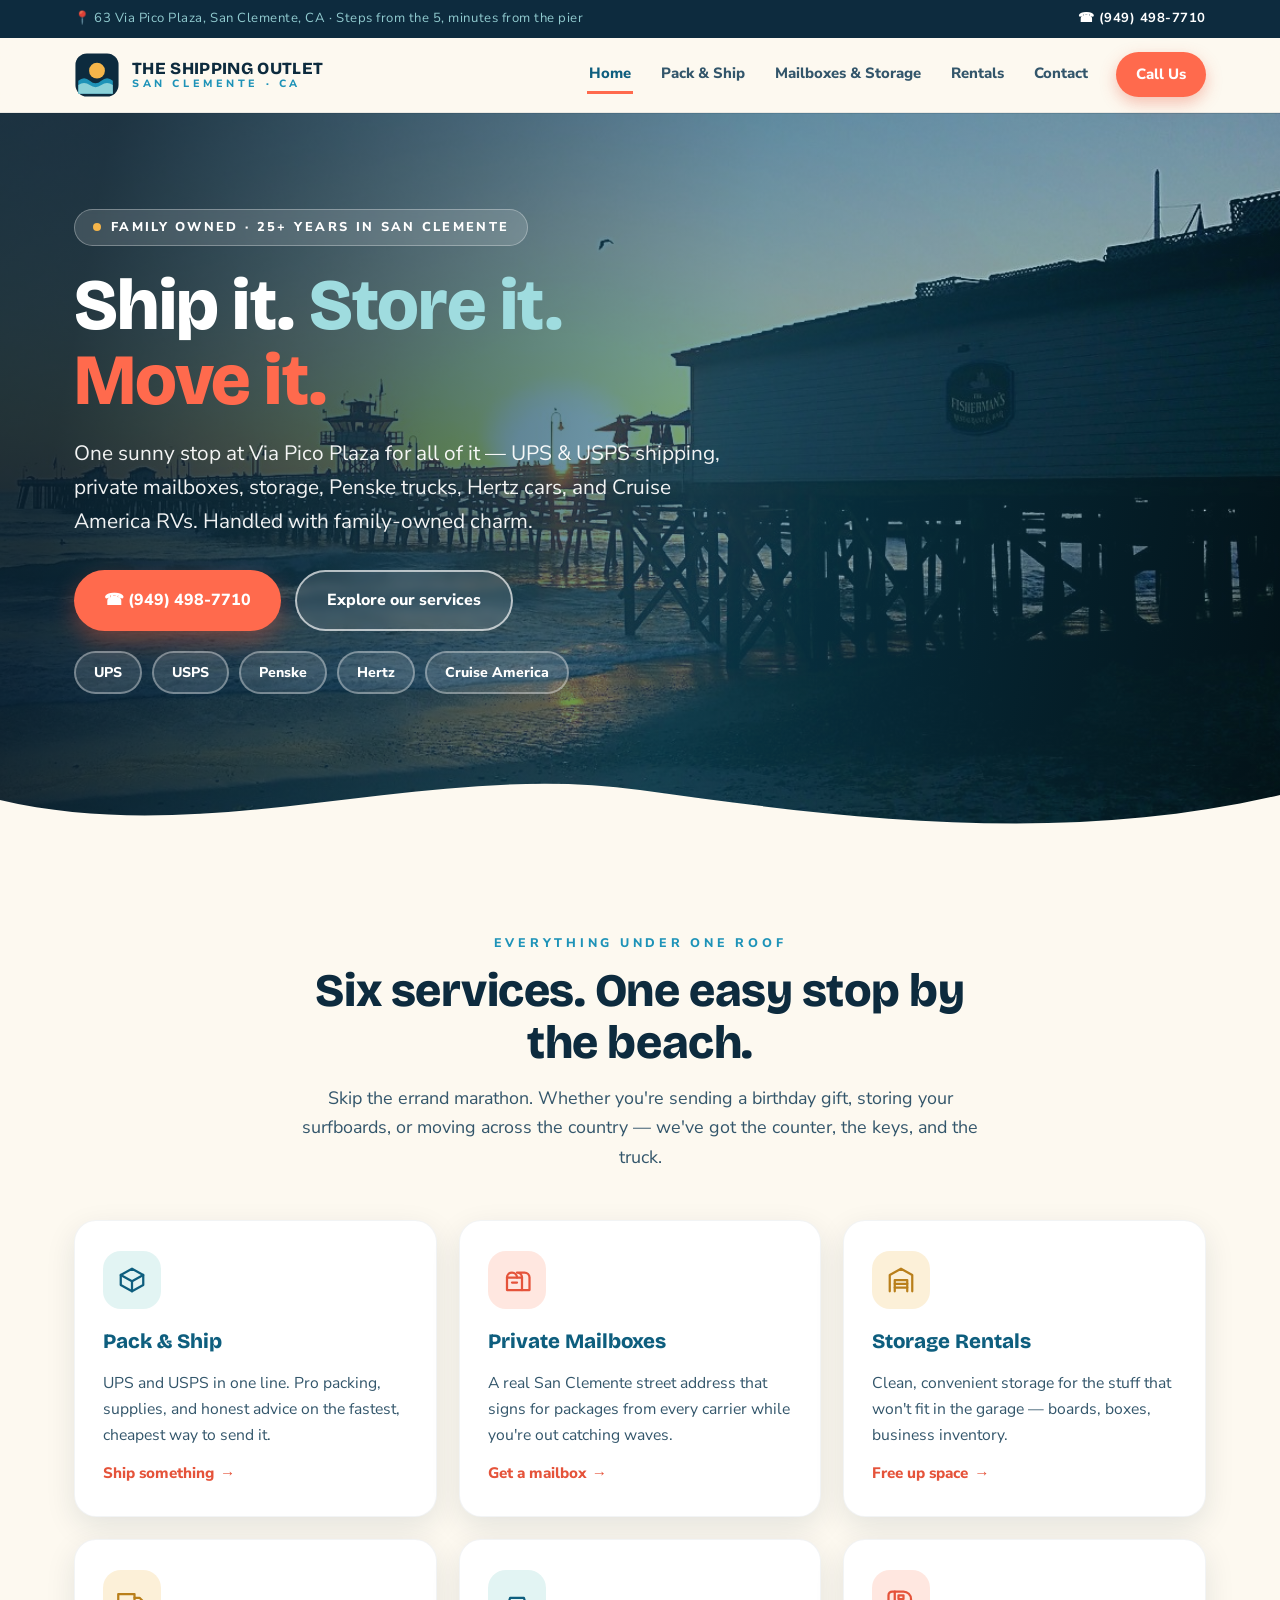
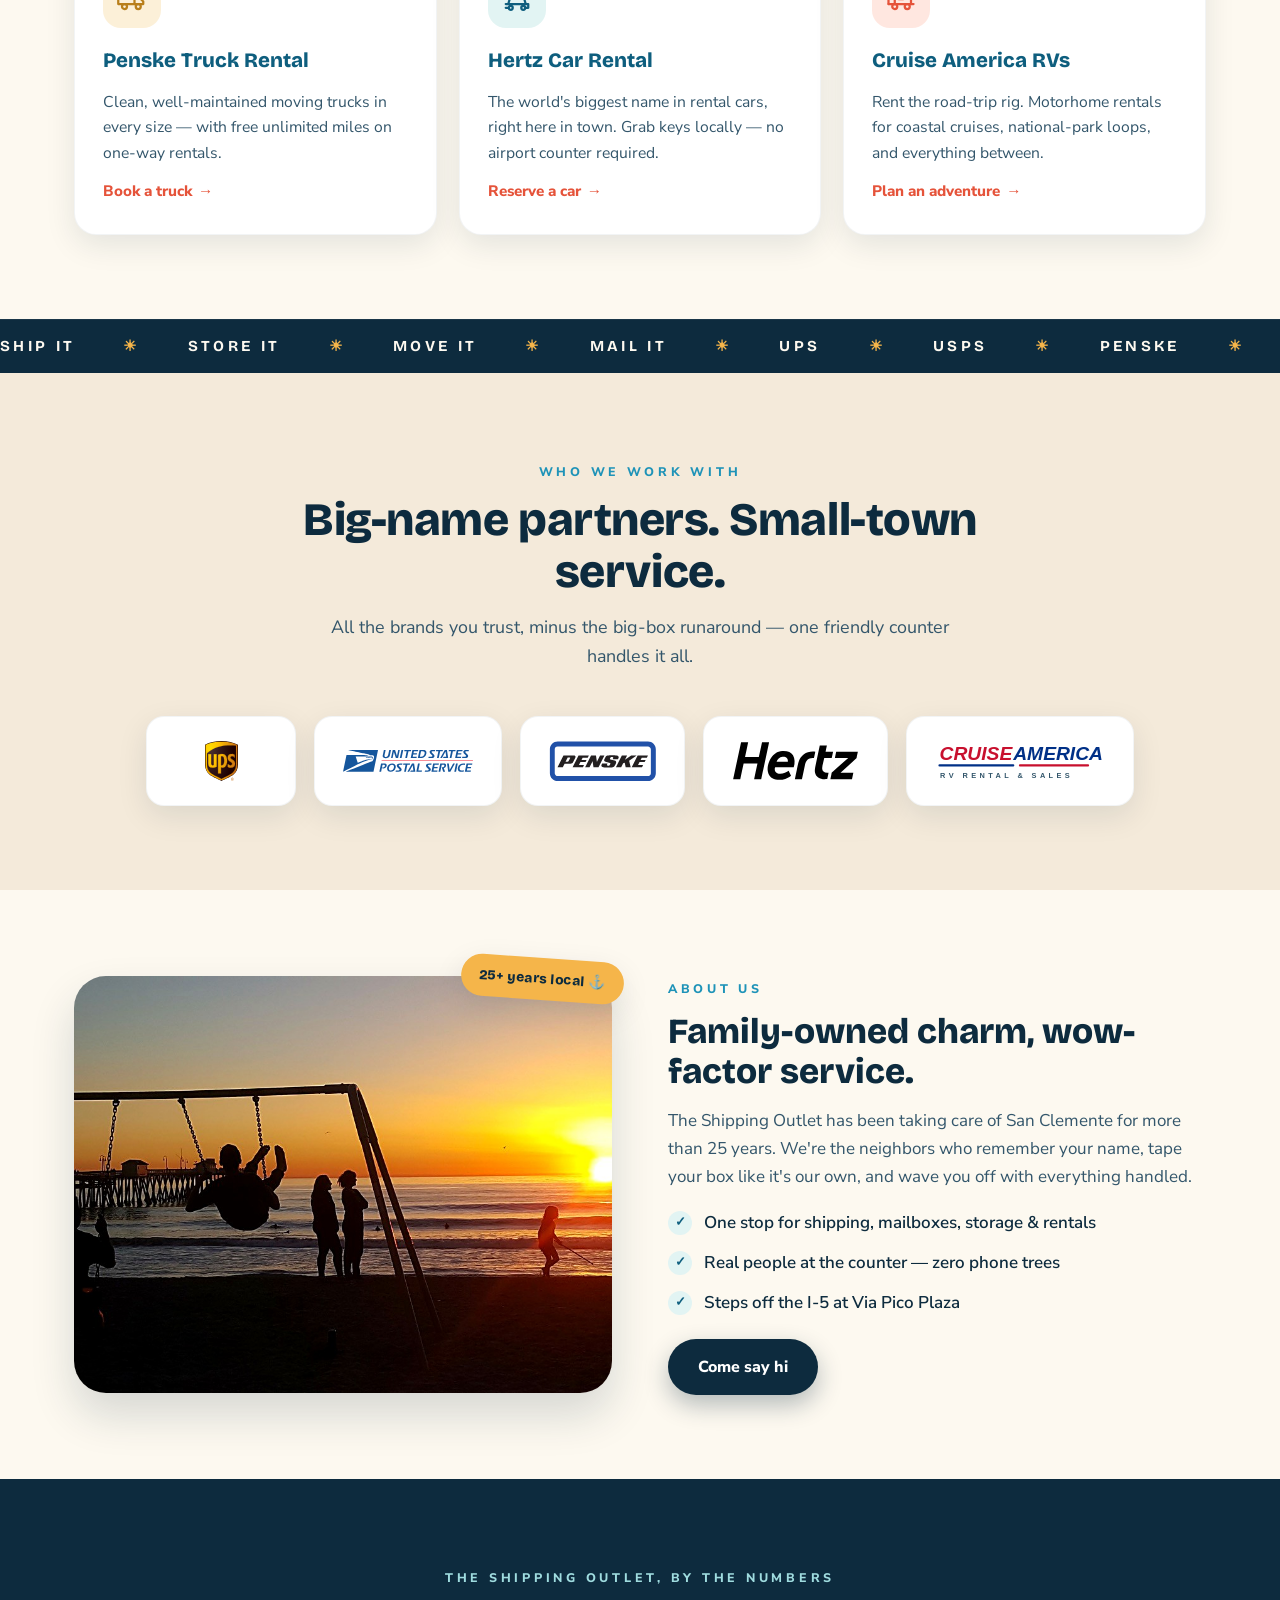
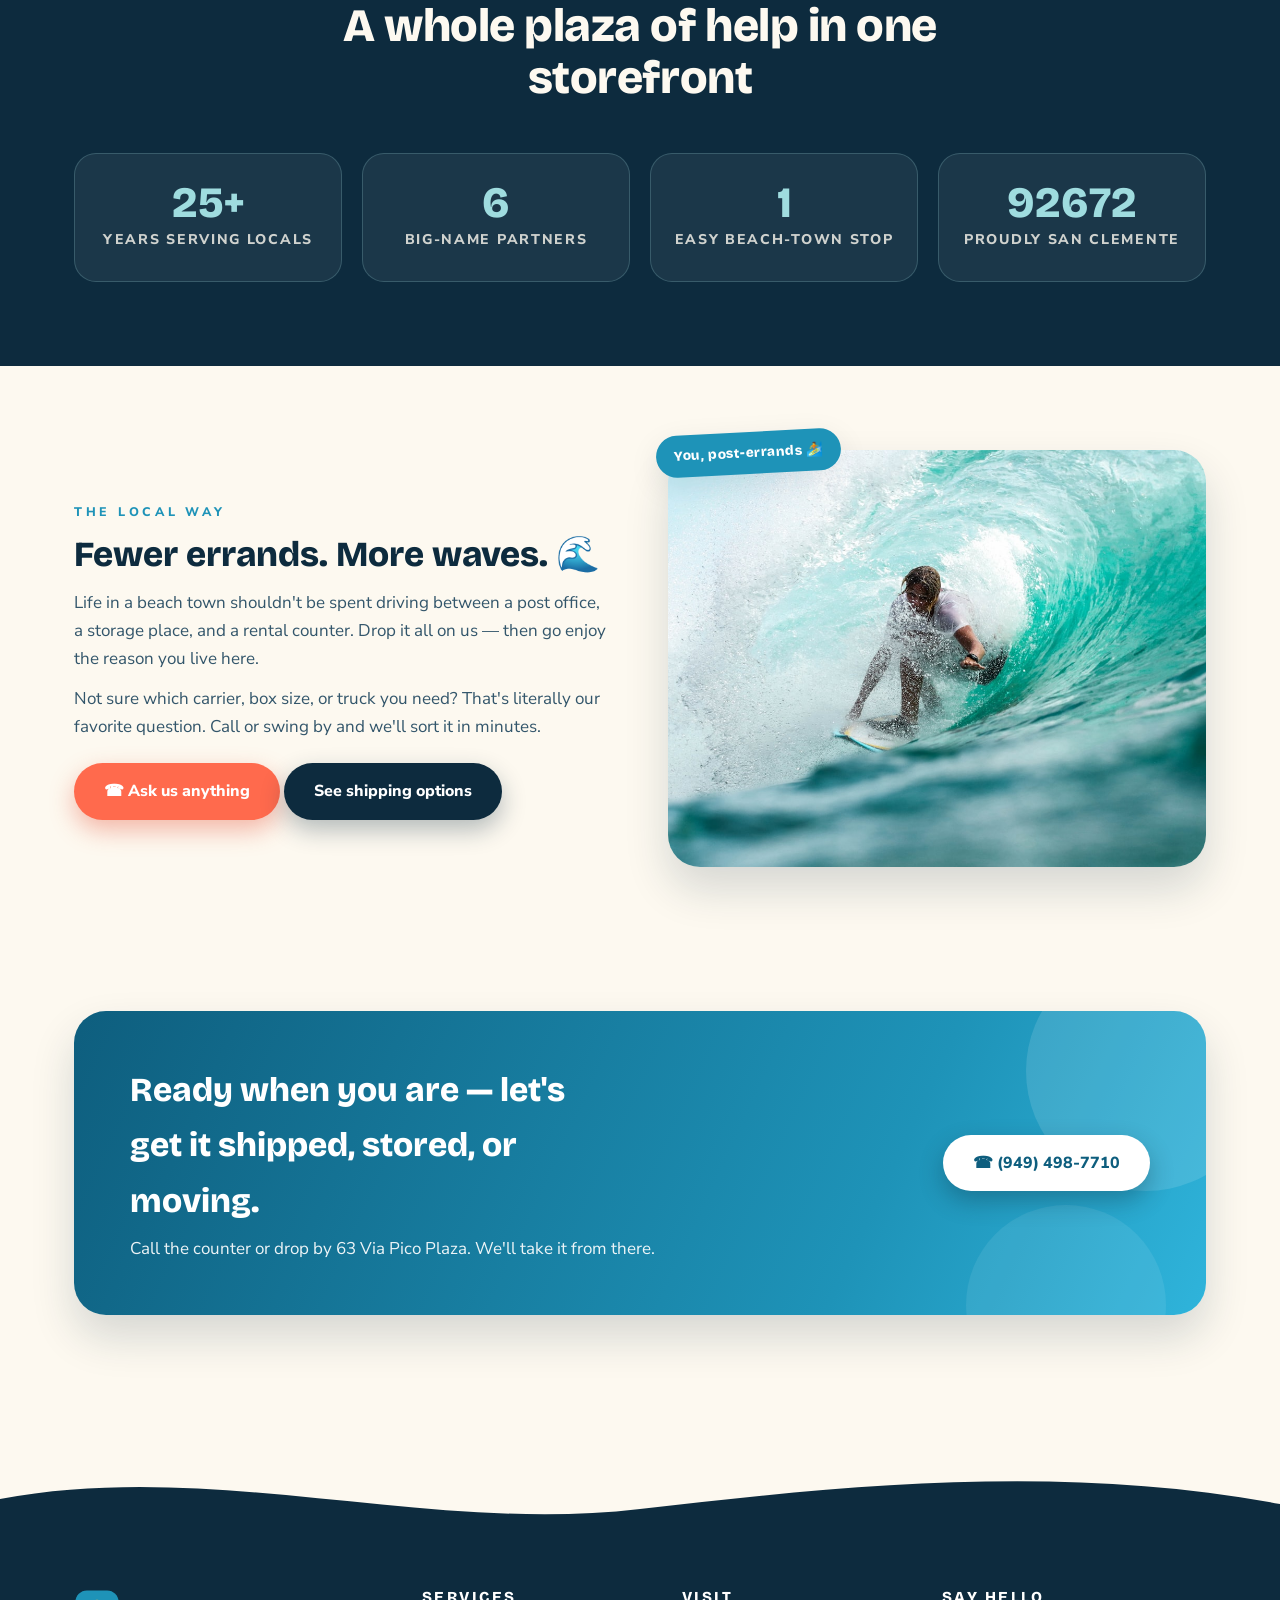
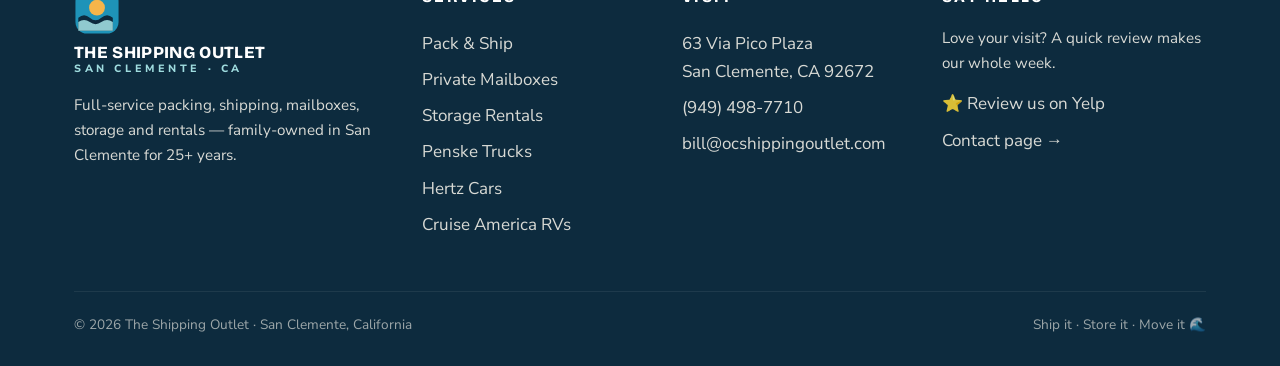
<file: index.html>
<!DOCTYPE html>
<html lang="en">
<head>
<meta charset="UTF-8">
<meta name="viewport" content="width=device-width, initial-scale=1.0">
<title>The Shipping Outlet — Ship, Store &amp; Move | San Clemente, CA</title>
<meta name="description" content="San Clemente's one-stop shop for packing & shipping (UPS, USPS), private mailbox rentals, storage, Penske truck rental, Hertz car rental, and Cruise America RVs.">
<link rel="icon" href="data:image/svg+xml,<svg xmlns='http://www.w3.org/2000/svg' viewBox='0 0 100 100'><text y='.9em' font-size='90'>📦</text></svg>">
<link rel="preconnect" href="https://fonts.googleapis.com">
<link rel="preconnect" href="https://fonts.gstatic.com" crossorigin>
<link href="https://fonts.googleapis.com/css2?family=Bricolage+Grotesque:wght@700;800&family=Nunito+Sans:ital,wght@0,400;0,600;0,700;0,800;1,400&display=swap" rel="stylesheet">
<link rel="stylesheet" href="assets/styles.css?v=2">
</head>
<body>

<div class="topbar">
  <div class="wrap">
    <div class="loc">📍 63 Via Pico Plaza, San Clemente, CA <span class="hide-sm">· Steps from the 5, minutes from the pier</span></div>
    <a href="tel:9494987710">☎ (949) 498-7710</a>
  </div>
</div>

<header class="site">
  <div class="wrap">
    <a class="brand" href="index.html" aria-label="The Shipping Outlet home">
      <svg class="mark" viewBox="0 0 64 64" aria-hidden="true">
        <rect x="2" y="2" width="60" height="60" rx="16" fill="#0D2B3E"/>
        <circle cx="32" cy="26" r="11" fill="#F5B54A"/>
        <path d="M6 40 q8 -7 16 0 t16 0 t16 0 v18 h-48 z" fill="#1E93B8"/>
        <path d="M6 46 q8 -6 16 0 t16 0 t16 0 v12 h-48 z" fill="#9FDCDF" opacity=".85"/>
      </svg>
      <span class="word"><b>THE SHIPPING OUTLET</b><span>San Clemente · CA</span></span>
    </a>
    <button class="nav-toggle" aria-label="Menu"><span></span><span></span><span></span></button>
    <nav class="main">
      <a href="index.html" class="active">Home</a>
      <a href="shipping.html">Pack &amp; Ship</a>
      <a href="mailboxes-storage.html">Mailboxes &amp; Storage</a>
      <a href="rentals.html">Rentals</a>
      <a href="contact.html">Contact</a>
      <a href="tel:9494987710" class="cta">Call Us</a>
    </nav>
  </div>
</header>

<section class="hero">
  <div class="bg" style="background-image:url('assets/img/pier-hero.jpg');background-position:center 30%"></div>
  <div class="wrap">
    <span class="kicker"><span class="dot"></span> Family owned · 25+ years in San Clemente</span>
    <h1>Ship it. <span class="wave-word">Store it.</span> <span class="coral-word">Move it.</span></h1>
    <p class="lede">One sunny stop at Via Pico Plaza for all of it — UPS &amp; USPS shipping, private mailboxes, storage, Penske trucks, Hertz cars, and Cruise America RVs. Handled with family-owned charm.</p>
    <div class="actions">
      <a class="btn primary" href="tel:9494987710">☎ (949) 498-7710</a>
      <a class="btn ghost" href="#services">Explore our services</a>
    </div>
    <div class="pill-row">
      <span class="pill">UPS</span><span class="pill">USPS</span>
      <span class="pill">Penske</span><span class="pill">Hertz</span><span class="pill">Cruise America</span>
    </div>
  </div>
  <div class="wave-sep">
    <svg viewBox="0 0 1440 90" preserveAspectRatio="none"><path d="M0,45 C240,95 480,5 720,35 C960,65 1200,90 1440,40 L1440,91 L0,91 Z" fill="#FDF9F0"/></svg>
  </div>
</section>

<section class="block" id="services">
  <div class="wrap center">
    <span class="eyebrow">Everything under one roof</span>
    <h2 class="title">Six services. One easy stop by the beach.</h2>
    <p class="sub">Skip the errand marathon. Whether you're sending a birthday gift, storing your surfboards, or moving across the country — we've got the counter, the keys, and the truck.</p>

    <div class="cards">
      <a class="card reveal" href="shipping.html" style="text-align:left">
        <span class="chip c-teal"><svg viewBox="0 0 24 24" fill="none" stroke="currentColor" stroke-width="1.8" stroke-linecap="round" stroke-linejoin="round"><path d="M21 8l-9-5-9 5v8l9 5 9-5z"/><path d="M3 8l9 5 9-5"/><path d="M12 13v8"/></svg></span>
        <h3>Pack &amp; Ship</h3>
        <p>UPS and USPS in one line. Pro packing, supplies, and honest advice on the fastest, cheapest way to send it.</p>
        <span class="go">Ship something</span>
      </a>
      <a class="card reveal" href="mailboxes-storage.html" style="text-align:left">
        <span class="chip c-coral"><svg viewBox="0 0 24 24" fill="none" stroke="currentColor" stroke-width="1.8" stroke-linecap="round" stroke-linejoin="round"><path d="M4 10h12v10H4z"/><path d="M4 10a4 4 0 018 0"/><path d="M16 10a4 4 0 00-4-4h6a4 4 0 014 4v10h-6"/><path d="M8 14h4"/></svg></span>
        <h3>Private Mailboxes</h3>
        <p>A real San Clemente street address that signs for packages from every carrier while you're out catching waves.</p>
        <span class="go">Get a mailbox</span>
      </a>
      <a class="card reveal" href="mailboxes-storage.html#storage" style="text-align:left">
        <span class="chip c-amber"><svg viewBox="0 0 24 24" fill="none" stroke="currentColor" stroke-width="1.8" stroke-linecap="round" stroke-linejoin="round"><path d="M3 21V8l9-5 9 5v13"/><path d="M7 21v-9h10v9"/><path d="M7 15h10"/><path d="M7 18h10"/></svg></span>
        <h3>Storage Rentals</h3>
        <p>Clean, convenient storage for the stuff that won't fit in the garage — boards, boxes, business inventory.</p>
        <span class="go">Free up space</span>
      </a>
      <a class="card reveal" href="rentals.html#penske" style="text-align:left">
        <span class="chip c-amber"><svg viewBox="0 0 24 24" fill="none" stroke="currentColor" stroke-width="1.8" stroke-linecap="round" stroke-linejoin="round"><path d="M1 8h13v8H1z"/><path d="M14 11h4l3 3v2h-7"/><circle cx="6" cy="18" r="2"/><circle cx="17" cy="18" r="2"/></svg></span>
        <h3>Penske Truck Rental</h3>
        <p>Clean, well-maintained moving trucks in every size — with free unlimited miles on one-way rentals.</p>
        <span class="go">Book a truck</span>
      </a>
      <a class="card reveal" href="rentals.html#hertz" style="text-align:left">
        <span class="chip c-teal"><svg viewBox="0 0 24 24" fill="none" stroke="currentColor" stroke-width="1.8" stroke-linecap="round" stroke-linejoin="round"><path d="M5 16l1.5-5h11L19 16"/><path d="M3 16h18v3h-2m-14 0H3z"/><circle cx="7" cy="19" r="1.6"/><circle cx="17" cy="19" r="1.6"/></svg></span>
        <h3>Hertz Car Rental</h3>
        <p>The world's biggest name in rental cars, right here in town. Grab keys locally — no airport counter required.</p>
        <span class="go">Reserve a car</span>
      </a>
      <a class="card reveal" href="rentals.html#cruise-america" style="text-align:left">
        <span class="chip c-coral"><svg viewBox="0 0 24 24" fill="none" stroke="currentColor" stroke-width="1.8" stroke-linecap="round" stroke-linejoin="round"><path d="M2 16V9a3 3 0 013-3h9a6 6 0 016 6v4"/><path d="M2 16h20"/><path d="M7 6v10"/><path d="M10 9h4v3h-4z"/><circle cx="7" cy="18" r="2"/><circle cx="17" cy="18" r="2"/></svg></span>
        <h3>Cruise America RVs</h3>
        <p>Rent the road-trip rig. Motorhome rentals for coastal cruises, national-park loops, and everything between.</p>
        <span class="go">Plan an adventure</span>
      </a>
    </div>
  </div>
</section>

<div class="marquee" aria-hidden="true">
  <div class="track">
    <span>Ship it <em>☀</em> Store it <em>☀</em> Move it <em>☀</em> Mail it <em>☀</em> UPS <em>☀</em> USPS <em>☀</em> Penske <em>☀</em> Hertz <em>☀</em> Cruise America <em>☀</em></span>
    <span>Ship it <em>☀</em> Store it <em>☀</em> Move it <em>☀</em> Mail it <em>☀</em> UPS <em>☀</em> USPS <em>☀</em> Penske <em>☀</em> Hertz <em>☀</em> Cruise America <em>☀</em></span>
  </div>
</div>

<section class="block sand">
  <div class="wrap center">
    <span class="eyebrow">Who we work with</span>
    <h2 class="title">Big-name partners. Small-town service.</h2>
    <p class="sub">All the brands you trust, minus the big-box runaround — one friendly counter handles it all.</p>
    <div class="logo-strip reveal">
      <div class="logo-card"><img src="assets/logos/ups.svg" alt="UPS"></div>
      <div class="logo-card"><img src="assets/logos/usps.svg" alt="USPS — United States Postal Service"></div>
      <div class="logo-card"><img src="assets/logos/penske.svg" alt="Penske Truck Rental"></div>
      <div class="logo-card"><img src="assets/logos/hertz.svg" alt="Hertz Car Rental"></div>
      <div class="logo-card"><img src="assets/logos/cruise-america.svg" alt="Cruise America RV Rental" style="height:52px;max-width:170px"></div>
    </div>
  </div>
</section>

<section class="block">
  <div class="wrap">
    <div class="split first">
      <div class="media reveal">
        <img src="assets/img/beach-swings.jpg" alt="Kids on the beach swings at sunset with San Clemente Pier behind">
        <span class="sticker">25+ years local ⚓</span>
      </div>
      <div class="reveal">
        <span class="eyebrow">About us</span>
        <h3 class="head">Family-owned charm, wow-factor service.</h3>
        <p>The Shipping Outlet has been taking care of San Clemente for more than 25 years. We're the neighbors who remember your name, tape your box like it's our own, and wave you off with everything handled.</p>
        <ul class="ticks">
          <li>One stop for shipping, mailboxes, storage &amp; rentals</li>
          <li>Real people at the counter — zero phone trees</li>
          <li>Steps off the I-5 at Via Pico Plaza</li>
        </ul>
        <div class="actions" style="margin-top:22px">
          <a class="btn navy" href="contact.html">Come say hi</a>
        </div>
      </div>
    </div>
  </div>
</section>

<section class="block navy">
  <div class="wrap center">
    <span class="eyebrow">The Shipping Outlet, by the numbers</span>
    <h2 class="title" style="margin-inline:auto">A whole plaza of help in one storefront</h2>
    <div class="stats">
      <div class="stat reveal"><b>25+</b><span>Years serving locals</span></div>
      <div class="stat reveal"><b>6</b><span>Big-name partners</span></div>
      <div class="stat reveal"><b>1</b><span>Easy beach-town stop</span></div>
      <div class="stat reveal"><b>92672</b><span>Proudly San Clemente</span></div>
    </div>
  </div>
</section>

<section class="block">
  <div class="wrap">
    <div class="split first">
      <div class="reveal">
        <span class="eyebrow">The local way</span>
        <h3 class="head">Fewer errands. More waves. 🌊</h3>
        <p>Life in a beach town shouldn't be spent driving between a post office, a storage place, and a rental counter. Drop it all on us — then go enjoy the reason you live here.</p>
        <p>Not sure which carrier, box size, or truck you need? That's literally our favorite question. Call or swing by and we'll sort it in minutes.</p>
        <div class="actions" style="margin-top:22px">
          <a class="btn primary" href="tel:9494987710">☎ Ask us anything</a>
          <a class="btn navy" href="shipping.html">See shipping options</a>
        </div>
      </div>
      <div class="media reveal">
        <img src="assets/img/surfer.jpg" alt="Surfer riding a turquoise wave">
        <span class="sticker teal">You, post-errands 🏄</span>
      </div>
    </div>
  </div>
</section>

<section class="block tight">
  <div class="wrap">
    <div class="cta-band reveal">
      <div>
        <h3>Ready when you are — let's get it shipped, stored, or moving.</h3>
        <p>Call the counter or drop by 63 Via Pico Plaza. We'll take it from there.</p>
      </div>
      <a class="btn light" href="tel:9494987710">☎ (949) 498-7710</a>
    </div>
  </div>
</section>

<footer class="site">
  <div class="wave-top"><svg viewBox="0 0 1440 70" preserveAspectRatio="none"><path d="M0,35 C240,75 480,0 720,25 C960,50 1200,70 1440,30 L1440,71 L0,71 Z" fill="#FDF9F0"/></svg></div>
  <div class="wrap">
    <div class="cols">
      <div>
        <a class="brand" href="index.html" style="margin-bottom:14px">
          <svg class="mark" viewBox="0 0 64 64" aria-hidden="true">
            <rect x="2" y="2" width="60" height="60" rx="16" fill="#1E93B8"/>
            <circle cx="32" cy="26" r="11" fill="#F5B54A"/>
            <path d="M6 40 q8 -7 16 0 t16 0 t16 0 v18 h-48 z" fill="#0D2B3E"/>
            <path d="M6 46 q8 -6 16 0 t16 0 t16 0 v12 h-48 z" fill="#9FDCDF" opacity=".9"/>
          </svg>
          <span class="word"><b>THE SHIPPING OUTLET</b><span>San Clemente · CA</span></span>
        </a>
        <p style="font-size:.95rem;max-width:34ch">Full-service packing, shipping, mailboxes, storage and rentals — family-owned in San Clemente for 25+ years.</p>
      </div>
      <div>
        <h4>Services</h4>
        <a href="shipping.html">Pack &amp; Ship</a>
        <a href="mailboxes-storage.html">Private Mailboxes</a>
        <a href="mailboxes-storage.html#storage">Storage Rentals</a>
        <a href="rentals.html#penske">Penske Trucks</a>
        <a href="rentals.html#hertz">Hertz Cars</a>
        <a href="rentals.html#cruise-america">Cruise America RVs</a>
      </div>
      <div>
        <h4>Visit</h4>
        <a href="https://maps.google.com/?q=63+Via+Pico+Plaza,+San+Clemente,+CA+92672" target="_blank" rel="noopener">63 Via Pico Plaza<br>San Clemente, CA 92672</a>
        <a href="tel:9494987710">(949) 498-7710</a>
        <a href="mailto:bill@ocshippingoutlet.com">bill@ocshippingoutlet.com</a>
      </div>
      <div>
        <h4>Say hello</h4>
        <p style="font-size:.95rem;margin-bottom:10px">Love your visit? A quick review makes our whole week.</p>
        <a href="https://www.yelp.com/search?find_desc=The+Shipping+Outlet&amp;find_loc=San+Clemente%2C+CA" target="_blank" rel="noopener">⭐ Review us on Yelp</a>
        <a href="contact.html">Contact page →</a>
      </div>
    </div>
    <div class="fine">
      <span>© 2026 The Shipping Outlet · San Clemente, California</span>
      <span>Ship it · Store it · Move it 🌊</span>
    </div>
  </div>
</footer>

<script src="assets/main.js"></script>
</body>
</html>
</file>
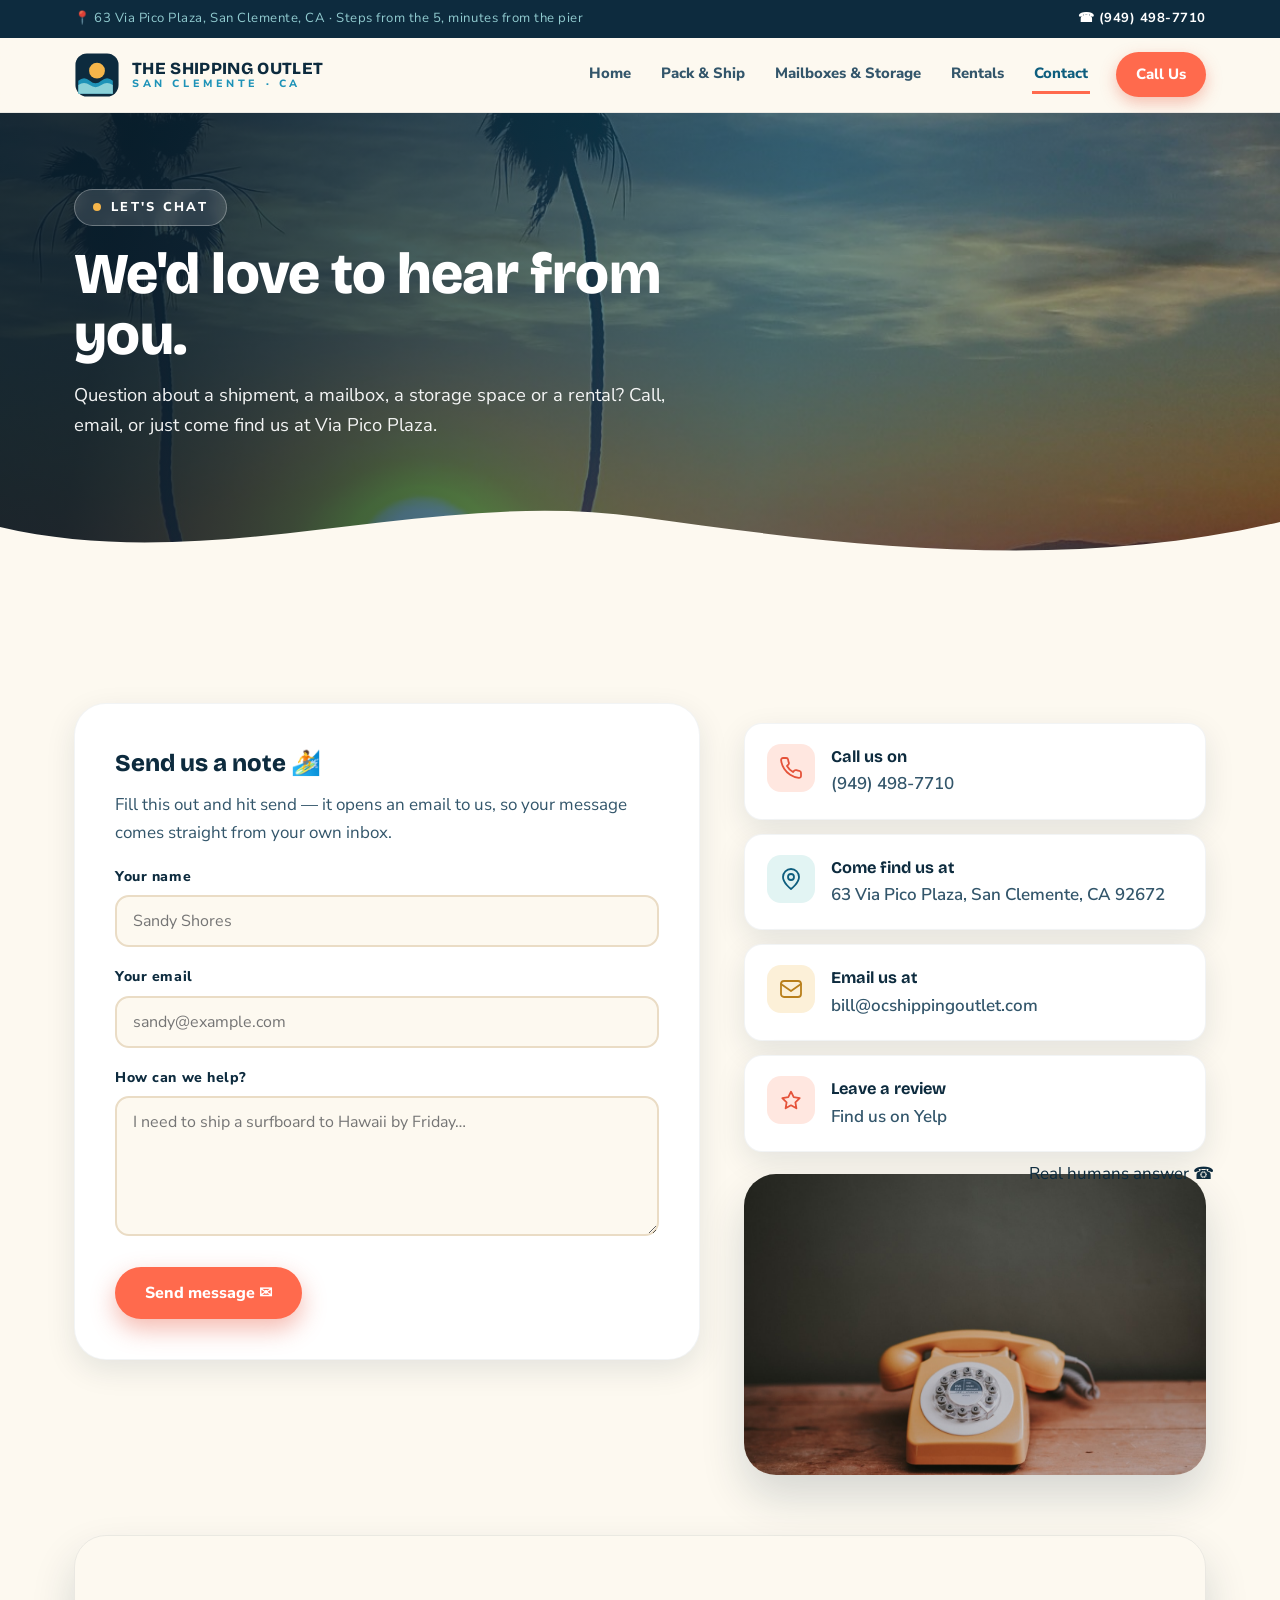
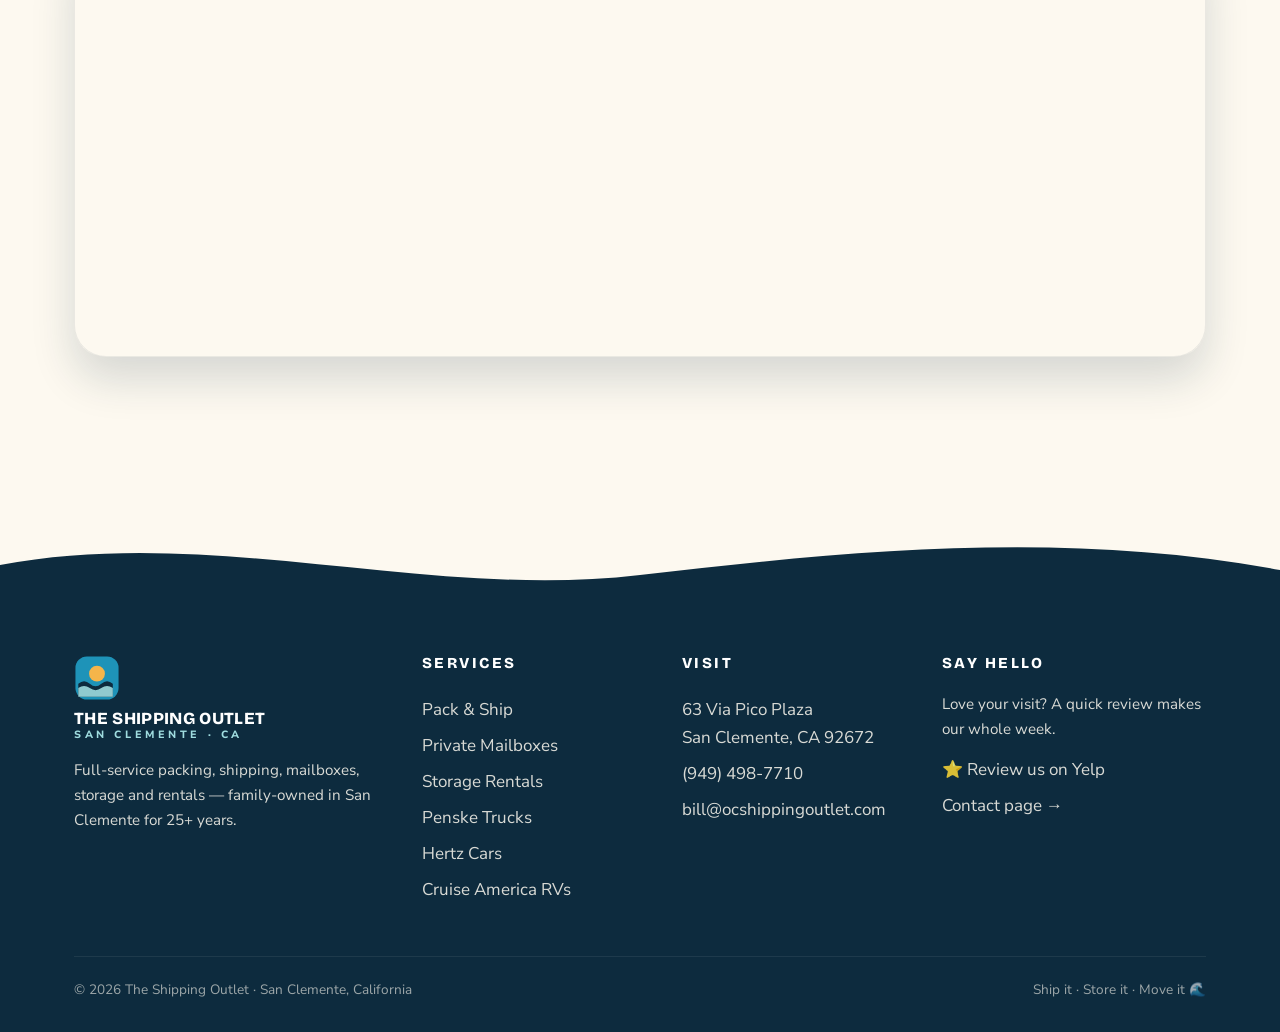
<file: contact.html>
<!DOCTYPE html>
<html lang="en">
<head>
<meta charset="UTF-8">
<meta name="viewport" content="width=device-width, initial-scale=1.0">
<title>Contact &amp; Visit Us | The Shipping Outlet, San Clemente</title>
<meta name="description" content="Visit The Shipping Outlet at 63 Via Pico Plaza, San Clemente, CA 92672. Call (949) 498-7710 or email bill@ocshippingoutlet.com.">
<link rel="icon" href="data:image/svg+xml,<svg xmlns='http://www.w3.org/2000/svg' viewBox='0 0 100 100'><text y='.9em' font-size='90'>📦</text></svg>">
<link rel="preconnect" href="https://fonts.googleapis.com">
<link rel="preconnect" href="https://fonts.gstatic.com" crossorigin>
<link href="https://fonts.googleapis.com/css2?family=Bricolage+Grotesque:wght@700;800&family=Nunito+Sans:ital,wght@0,400;0,600;0,700;0,800;1,400&display=swap" rel="stylesheet">
<link rel="stylesheet" href="assets/styles.css?v=2">
</head>
<body>

<div class="topbar">
  <div class="wrap">
    <div class="loc">📍 63 Via Pico Plaza, San Clemente, CA <span class="hide-sm">· Steps from the 5, minutes from the pier</span></div>
    <a href="tel:9494987710">☎ (949) 498-7710</a>
  </div>
</div>

<header class="site">
  <div class="wrap">
    <a class="brand" href="index.html" aria-label="The Shipping Outlet home">
      <svg class="mark" viewBox="0 0 64 64" aria-hidden="true">
        <rect x="2" y="2" width="60" height="60" rx="16" fill="#0D2B3E"/>
        <circle cx="32" cy="26" r="11" fill="#F5B54A"/>
        <path d="M6 40 q8 -7 16 0 t16 0 t16 0 v18 h-48 z" fill="#1E93B8"/>
        <path d="M6 46 q8 -6 16 0 t16 0 t16 0 v12 h-48 z" fill="#9FDCDF" opacity=".85"/>
      </svg>
      <span class="word"><b>THE SHIPPING OUTLET</b><span>San Clemente · CA</span></span>
    </a>
    <button class="nav-toggle" aria-label="Menu"><span></span><span></span><span></span></button>
    <nav class="main">
      <a href="index.html">Home</a>
      <a href="shipping.html">Pack &amp; Ship</a>
      <a href="mailboxes-storage.html">Mailboxes &amp; Storage</a>
      <a href="rentals.html">Rentals</a>
      <a href="contact.html" class="active">Contact</a>
      <a href="tel:9494987710" class="cta">Call Us</a>
    </nav>
  </div>
</header>

<section class="page-hero short">
  <div class="bg" style="background-image:url('assets/img/palms-sunset.jpg');background-position:center 45%"></div>
  <div class="wrap">
    <span class="kicker"><span class="dot"></span> Let's chat</span>
    <h1>We'd love to hear from you.</h1>
    <p>Question about a shipment, a mailbox, a storage space or a rental? Call, email, or just come find us at Via Pico Plaza.</p>
  </div>
  <div class="wave-sep">
    <svg viewBox="0 0 1440 90" preserveAspectRatio="none"><path d="M0,45 C240,95 480,5 720,35 C960,65 1200,90 1440,40 L1440,91 L0,91 Z" fill="#FDF9F0"/></svg>
  </div>
</section>

<section class="block">
  <div class="wrap">
    <div class="contact-grid">
      <div class="panel reveal">
        <h3>Send us a note 🏄</h3>
        <p style="color:var(--ink-soft)">Fill this out and hit send — it opens an email to us, so your message comes straight from your own inbox.</p>
        <form id="contact-form">
          <div class="field">
            <label for="cf-name">Your name</label>
            <input id="cf-name" name="name" type="text" required placeholder="Sandy Shores">
          </div>
          <div class="field">
            <label for="cf-email">Your email</label>
            <input id="cf-email" name="email" type="email" required placeholder="sandy@example.com">
          </div>
          <div class="field">
            <label for="cf-message">How can we help?</label>
            <textarea id="cf-message" name="message" required placeholder="I need to ship a surfboard to Hawaii by Friday…"></textarea>
          </div>
          <div class="actions" style="margin-top:22px">
            <button class="btn primary" type="submit">Send message ✉</button>
          </div>
        </form>
      </div>
      <div>
        <div class="info-rows">
          <div class="info-row reveal">
            <span class="chip c-coral"><svg viewBox="0 0 24 24" fill="none" stroke="currentColor" stroke-width="1.8" stroke-linecap="round" stroke-linejoin="round"><path d="M22 16.9v3a2 2 0 01-2.2 2 19.8 19.8 0 01-8.6-3.1 19.5 19.5 0 01-6-6A19.8 19.8 0 012.1 4.2 2 2 0 014.1 2h3a2 2 0 012 1.7c.1 1 .4 2 .7 2.9a2 2 0 01-.5 2.1L8 10a16 16 0 006 6l1.3-1.3a2 2 0 012.1-.5c.9.3 1.9.6 2.9.7a2 2 0 011.7 2z"/></svg></span>
            <div><b>Call us on</b><a href="tel:9494987710">(949) 498-7710</a></div>
          </div>
          <div class="info-row reveal">
            <span class="chip c-teal"><svg viewBox="0 0 24 24" fill="none" stroke="currentColor" stroke-width="1.8" stroke-linecap="round" stroke-linejoin="round"><path d="M20 10c0 6-8 12-8 12s-8-6-8-12a8 8 0 0116 0z"/><circle cx="12" cy="10" r="3"/></svg></span>
            <div><b>Come find us at</b><span>63 Via Pico Plaza, San Clemente, CA 92672</span></div>
          </div>
          <div class="info-row reveal">
            <span class="chip c-amber"><svg viewBox="0 0 24 24" fill="none" stroke="currentColor" stroke-width="1.8" stroke-linecap="round" stroke-linejoin="round"><rect x="2" y="4" width="20" height="16" rx="3"/><path d="M22 7l-10 7L2 7"/></svg></span>
            <div><b>Email us at</b><a href="mailto:bill@ocshippingoutlet.com">bill@ocshippingoutlet.com</a></div>
          </div>
          <div class="info-row reveal">
            <span class="chip c-coral"><svg viewBox="0 0 24 24" fill="none" stroke="currentColor" stroke-width="1.8" stroke-linecap="round" stroke-linejoin="round"><path d="M12 17.3l-5.4 3 1-6-4.3-4.2 6-.9L12 3.7l2.7 5.5 6 .9-4.3 4.2 1 6z"/></svg></span>
            <div><b>Leave a review</b><a href="https://www.yelp.com/search?find_desc=The+Shipping+Outlet&amp;find_loc=San+Clemente%2C+CA" target="_blank" rel="noopener">Find us on Yelp</a></div>
          </div>
        </div>
        <div class="media reveal" style="margin-top:22px;position:relative">
          <img src="assets/img/phone.jpg" alt="Retro telephone — give us a ring" style="border-radius:var(--radius-lg);box-shadow:var(--shadow-lift);aspect-ratio:4/2.6;object-fit:cover;width:100%">
          <span class="sticker" style="position:absolute;top:-14px;right:-8px">Real humans answer ☎</span>
        </div>
      </div>
    </div>

    <div class="map-frame reveal">
      <iframe title="Map to The Shipping Outlet, 63 Via Pico Plaza, San Clemente" src="https://maps.google.com/maps?q=63%20Via%20Pico%20Plaza%2C%20San%20Clemente%2C%20CA%2092672&z=15&output=embed" loading="lazy" referrerpolicy="no-referrer-when-downgrade"></iframe>
    </div>
  </div>
</section>

<footer class="site">
  <div class="wave-top"><svg viewBox="0 0 1440 70" preserveAspectRatio="none"><path d="M0,35 C240,75 480,0 720,25 C960,50 1200,70 1440,30 L1440,71 L0,71 Z" fill="#FDF9F0"/></svg></div>
  <div class="wrap">
    <div class="cols">
      <div>
        <a class="brand" href="index.html" style="margin-bottom:14px">
          <svg class="mark" viewBox="0 0 64 64" aria-hidden="true">
            <rect x="2" y="2" width="60" height="60" rx="16" fill="#1E93B8"/>
            <circle cx="32" cy="26" r="11" fill="#F5B54A"/>
            <path d="M6 40 q8 -7 16 0 t16 0 t16 0 v18 h-48 z" fill="#0D2B3E"/>
            <path d="M6 46 q8 -6 16 0 t16 0 t16 0 v12 h-48 z" fill="#9FDCDF" opacity=".9"/>
          </svg>
          <span class="word"><b>THE SHIPPING OUTLET</b><span>San Clemente · CA</span></span>
        </a>
        <p style="font-size:.95rem;max-width:34ch">Full-service packing, shipping, mailboxes, storage and rentals — family-owned in San Clemente for 25+ years.</p>
      </div>
      <div>
        <h4>Services</h4>
        <a href="shipping.html">Pack &amp; Ship</a>
        <a href="mailboxes-storage.html">Private Mailboxes</a>
        <a href="mailboxes-storage.html#storage">Storage Rentals</a>
        <a href="rentals.html#penske">Penske Trucks</a>
        <a href="rentals.html#hertz">Hertz Cars</a>
        <a href="rentals.html#cruise-america">Cruise America RVs</a>
      </div>
      <div>
        <h4>Visit</h4>
        <a href="https://maps.google.com/?q=63+Via+Pico+Plaza,+San+Clemente,+CA+92672" target="_blank" rel="noopener">63 Via Pico Plaza<br>San Clemente, CA 92672</a>
        <a href="tel:9494987710">(949) 498-7710</a>
        <a href="mailto:bill@ocshippingoutlet.com">bill@ocshippingoutlet.com</a>
      </div>
      <div>
        <h4>Say hello</h4>
        <p style="font-size:.95rem;margin-bottom:10px">Love your visit? A quick review makes our whole week.</p>
        <a href="https://www.yelp.com/search?find_desc=The+Shipping+Outlet&amp;find_loc=San+Clemente%2C+CA" target="_blank" rel="noopener">⭐ Review us on Yelp</a>
        <a href="contact.html">Contact page →</a>
      </div>
    </div>
    <div class="fine">
      <span>© 2026 The Shipping Outlet · San Clemente, California</span>
      <span>Ship it · Store it · Move it 🌊</span>
    </div>
  </div>
</footer>

<script src="assets/main.js"></script>
</body>
</html>
</file>
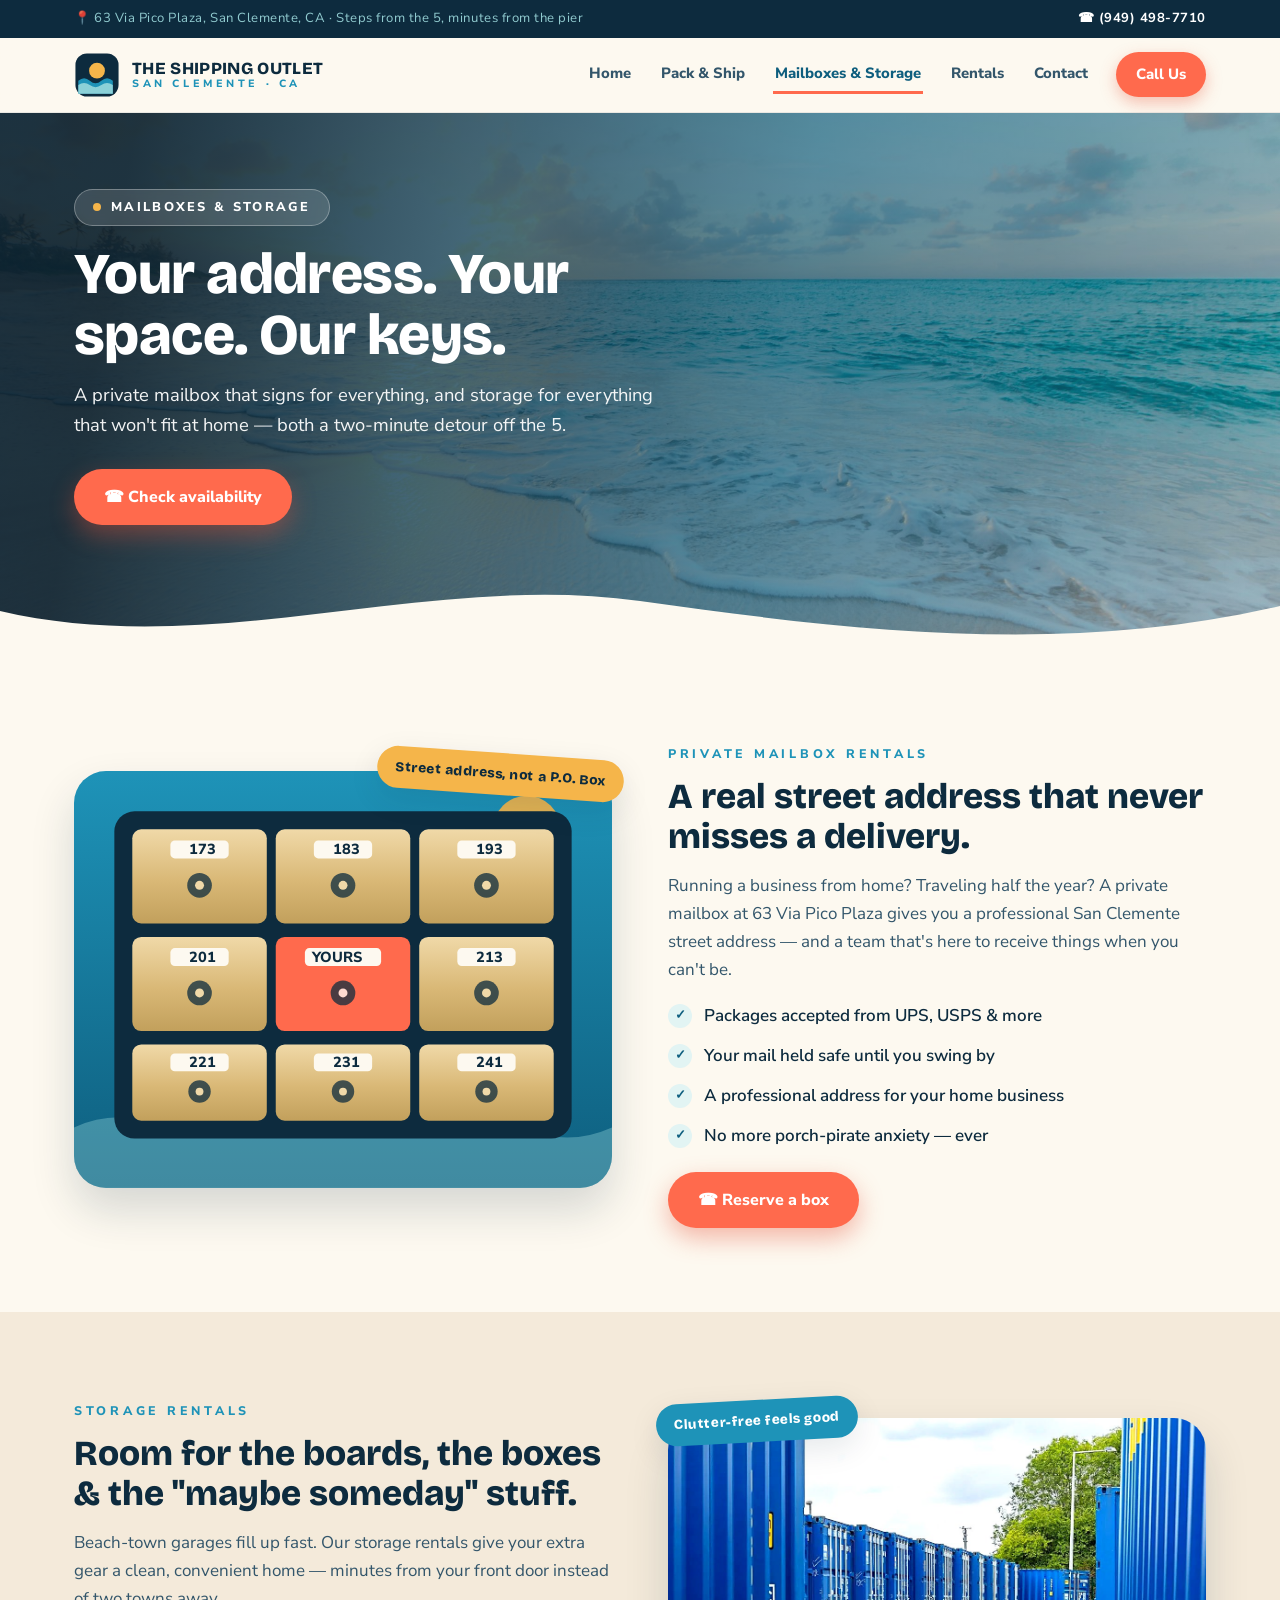
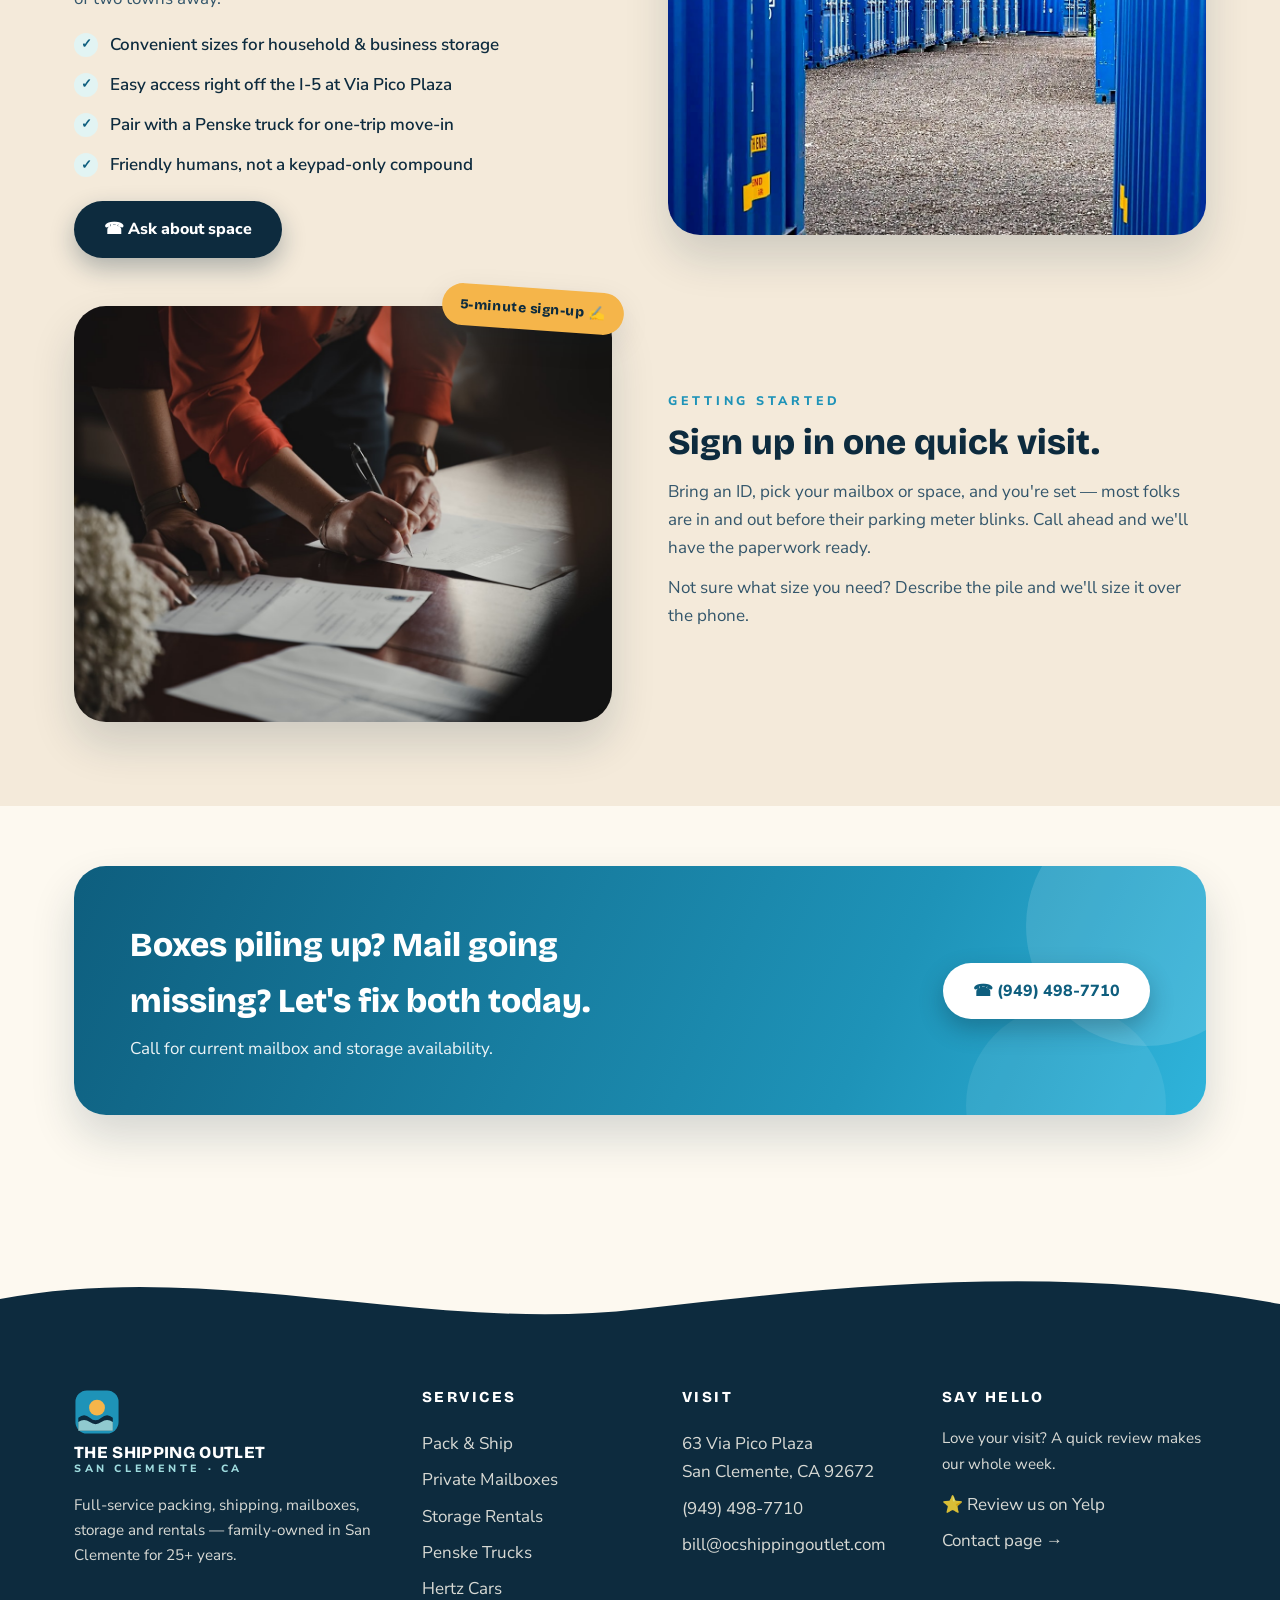
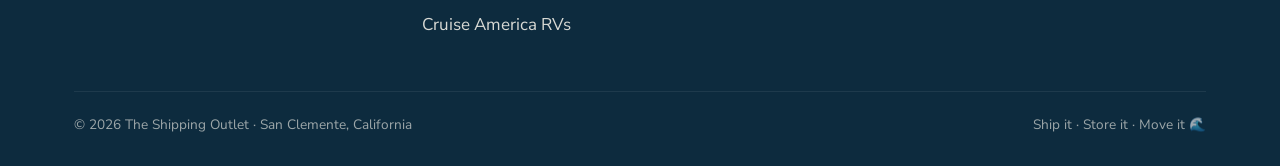
<file: mailboxes-storage.html>
<!DOCTYPE html>
<html lang="en">
<head>
<meta charset="UTF-8">
<meta name="viewport" content="width=device-width, initial-scale=1.0">
<title>Private Mailboxes &amp; Storage Rentals | The Shipping Outlet, San Clemente</title>
<meta name="description" content="Rent a private mailbox with a real San Clemente street address, or convenient storage space for your extra stuff — at The Shipping Outlet, 63 Via Pico Plaza.">
<link rel="icon" href="data:image/svg+xml,<svg xmlns='http://www.w3.org/2000/svg' viewBox='0 0 100 100'><text y='.9em' font-size='90'>📦</text></svg>">
<link rel="preconnect" href="https://fonts.googleapis.com">
<link rel="preconnect" href="https://fonts.gstatic.com" crossorigin>
<link href="https://fonts.googleapis.com/css2?family=Bricolage+Grotesque:wght@700;800&family=Nunito+Sans:ital,wght@0,400;0,600;0,700;0,800;1,400&display=swap" rel="stylesheet">
<link rel="stylesheet" href="assets/styles.css?v=2">
</head>
<body>

<div class="topbar">
  <div class="wrap">
    <div class="loc">📍 63 Via Pico Plaza, San Clemente, CA <span class="hide-sm">· Steps from the 5, minutes from the pier</span></div>
    <a href="tel:9494987710">☎ (949) 498-7710</a>
  </div>
</div>

<header class="site">
  <div class="wrap">
    <a class="brand" href="index.html" aria-label="The Shipping Outlet home">
      <svg class="mark" viewBox="0 0 64 64" aria-hidden="true">
        <rect x="2" y="2" width="60" height="60" rx="16" fill="#0D2B3E"/>
        <circle cx="32" cy="26" r="11" fill="#F5B54A"/>
        <path d="M6 40 q8 -7 16 0 t16 0 t16 0 v18 h-48 z" fill="#1E93B8"/>
        <path d="M6 46 q8 -6 16 0 t16 0 t16 0 v12 h-48 z" fill="#9FDCDF" opacity=".85"/>
      </svg>
      <span class="word"><b>THE SHIPPING OUTLET</b><span>San Clemente · CA</span></span>
    </a>
    <button class="nav-toggle" aria-label="Menu"><span></span><span></span><span></span></button>
    <nav class="main">
      <a href="index.html">Home</a>
      <a href="shipping.html">Pack &amp; Ship</a>
      <a href="mailboxes-storage.html" class="active">Mailboxes &amp; Storage</a>
      <a href="rentals.html">Rentals</a>
      <a href="contact.html">Contact</a>
      <a href="tel:9494987710" class="cta">Call Us</a>
    </nav>
  </div>
</header>

<section class="page-hero">
  <div class="bg" style="background-image:url('assets/img/hero-beach.jpg');background-position:center 70%"></div>
  <div class="wrap">
    <span class="kicker"><span class="dot"></span> Mailboxes &amp; Storage</span>
    <h1>Your address. Your space. Our keys.</h1>
    <p>A private mailbox that signs for everything, and storage for everything that won't fit at home — both a two-minute detour off the 5.</p>
    <div class="actions" style="margin-top:28px">
      <a class="btn primary" href="tel:9494987710">☎ Check availability</a>
    </div>
  </div>
  <div class="wave-sep">
    <svg viewBox="0 0 1440 90" preserveAspectRatio="none"><path d="M0,45 C240,95 480,5 720,35 C960,65 1200,90 1440,40 L1440,91 L0,91 Z" fill="#FDF9F0"/></svg>
  </div>
</section>

<section class="block" id="mailboxes">
  <div class="wrap">
    <div class="split first">
      <div class="media reveal">
        <svg class="illus" viewBox="0 0 480 372" role="img" aria-label="Illustration of a wall of brass private mailboxes">
          <defs>
            <linearGradient id="brass" x1="0" y1="0" x2="0" y2="1">
              <stop offset="0" stop-color="#F0D9A8"/><stop offset=".55" stop-color="#D9B876"/><stop offset="1" stop-color="#C2A05C"/>
            </linearGradient>
            <linearGradient id="sea" x1="0" y1="0" x2="0" y2="1">
              <stop offset="0" stop-color="#1E93B8"/><stop offset="1" stop-color="#0E5E7E"/>
            </linearGradient>
          </defs>
          <rect width="480" height="372" fill="url(#sea)"/>
          <circle cx="404" cy="52" r="30" fill="#F5B54A" opacity=".9"/>
          <path d="M0 318 q40 -18 80 0 t80 0 t80 0 t80 0 t80 0 t80 0 v54 h-480 z" fill="#9FDCDF" opacity=".35"/>
          <g>
            <rect x="36" y="36" width="408" height="292" rx="18" fill="#0D2B3E"/>
            <g font-family="Nunito Sans, Arial, sans-serif" font-weight="800" font-size="13" fill="#0D2B3E">
              <g>
                <rect x="52" y="52" width="120" height="84" rx="8" fill="url(#brass)"/><circle cx="112" cy="102" r="11" fill="#0D2B3E" opacity=".75"/><circle cx="112" cy="102" r="4" fill="#F0D9A8"/><rect x="86" y="62" width="52" height="16" rx="4" fill="#FDF9F0"/><text x="103" y="74.5">173</text>
              </g>
              <g>
                <rect x="180" y="52" width="120" height="84" rx="8" fill="url(#brass)"/><circle cx="240" cy="102" r="11" fill="#0D2B3E" opacity=".75"/><circle cx="240" cy="102" r="4" fill="#F0D9A8"/><rect x="214" y="62" width="52" height="16" rx="4" fill="#FDF9F0"/><text x="231" y="74.5">183</text>
              </g>
              <g>
                <rect x="308" y="52" width="120" height="84" rx="8" fill="url(#brass)"/><circle cx="368" cy="102" r="11" fill="#0D2B3E" opacity=".75"/><circle cx="368" cy="102" r="4" fill="#F0D9A8"/><rect x="342" y="62" width="52" height="16" rx="4" fill="#FDF9F0"/><text x="359" y="74.5">193</text>
              </g>
              <g>
                <rect x="52" y="148" width="120" height="84" rx="8" fill="url(#brass)"/><circle cx="112" cy="198" r="11" fill="#0D2B3E" opacity=".75"/><circle cx="112" cy="198" r="4" fill="#F0D9A8"/><rect x="86" y="158" width="52" height="16" rx="4" fill="#FDF9F0"/><text x="103" y="170.5">201</text>
              </g>
              <g>
                <rect x="180" y="148" width="120" height="84" rx="8" fill="#FF6A4D"/><circle cx="240" cy="198" r="11" fill="#0D2B3E" opacity=".75"/><circle cx="240" cy="198" r="4" fill="#FFD9CF"/><rect x="206" y="158" width="68" height="16" rx="4" fill="#FDF9F0"/><text x="212" y="170.5">YOURS</text>
              </g>
              <g>
                <rect x="308" y="148" width="120" height="84" rx="8" fill="url(#brass)"/><circle cx="368" cy="198" r="11" fill="#0D2B3E" opacity=".75"/><circle cx="368" cy="198" r="4" fill="#F0D9A8"/><rect x="342" y="158" width="52" height="16" rx="4" fill="#FDF9F0"/><text x="359" y="170.5">213</text>
              </g>
              <g>
                <rect x="52" y="244" width="120" height="68" rx="8" fill="url(#brass)"/><circle cx="112" cy="286" r="10" fill="#0D2B3E" opacity=".75"/><circle cx="112" cy="286" r="3.5" fill="#F0D9A8"/><rect x="86" y="252" width="52" height="16" rx="4" fill="#FDF9F0"/><text x="103" y="264.5">221</text>
              </g>
              <g>
                <rect x="180" y="244" width="120" height="68" rx="8" fill="url(#brass)"/><circle cx="240" cy="286" r="10" fill="#0D2B3E" opacity=".75"/><circle cx="240" cy="286" r="3.5" fill="#F0D9A8"/><rect x="214" y="252" width="52" height="16" rx="4" fill="#FDF9F0"/><text x="231" y="264.5">231</text>
              </g>
              <g>
                <rect x="308" y="244" width="120" height="68" rx="8" fill="url(#brass)"/><circle cx="368" cy="286" r="10" fill="#0D2B3E" opacity=".75"/><circle cx="368" cy="286" r="3.5" fill="#F0D9A8"/><rect x="342" y="252" width="52" height="16" rx="4" fill="#FDF9F0"/><text x="359" y="264.5">241</text>
              </g>
            </g>
          </g>
        </svg>
        <span class="sticker">Street address, not a P.O. Box</span>
      </div>
      <div class="reveal">
        <span class="eyebrow">Private mailbox rentals</span>
        <h3 class="head">A real street address that never misses a delivery.</h3>
        <p>Running a business from home? Traveling half the year? A private mailbox at 63 Via Pico Plaza gives you a professional San Clemente street address — and a team that's here to receive things when you can't be.</p>
        <ul class="ticks">
          <li>Packages accepted from UPS, USPS &amp; more</li>
          <li>Your mail held safe until you swing by</li>
          <li>A professional address for your home business</li>
          <li>No more porch-pirate anxiety — ever</li>
        </ul>
        <div class="actions" style="margin-top:22px">
          <a class="btn primary" href="tel:9494987710">☎ Reserve a box</a>
        </div>
      </div>
    </div>
  </div>
</section>

<section class="block sand" id="storage">
  <div class="wrap">
    <div class="split first">
      <div class="reveal">
        <span class="eyebrow">Storage rentals</span>
        <h3 class="head">Room for the boards, the boxes &amp; the "maybe someday" stuff.</h3>
        <p>Beach-town garages fill up fast. Our storage rentals give your extra gear a clean, convenient home — minutes from your front door instead of two towns away.</p>
        <ul class="ticks">
          <li>Convenient sizes for household &amp; business storage</li>
          <li>Easy access right off the I-5 at Via Pico Plaza</li>
          <li>Pair with a Penske truck for one-trip move-in</li>
          <li>Friendly humans, not a keypad-only compound</li>
        </ul>
        <div class="actions" style="margin-top:22px">
          <a class="btn navy" href="tel:9494987710">☎ Ask about space</a>
        </div>
      </div>
      <div class="media reveal">
        <img src="assets/img/storage-units.jpg" alt="Rows of secure blue storage units">
        <span class="sticker teal">Clutter-free feels good</span>
      </div>
    </div>
    <div class="split">
      <div class="media reveal">
        <img src="assets/img/signing.jpg" alt="Signing a simple rental agreement at the counter">
        <span class="sticker">5-minute sign-up ✍</span>
      </div>
      <div class="reveal">
        <span class="eyebrow">Getting started</span>
        <h3 class="head">Sign up in one quick visit.</h3>
        <p>Bring an ID, pick your mailbox or space, and you're set — most folks are in and out before their parking meter blinks. Call ahead and we'll have the paperwork ready.</p>
        <p>Not sure what size you need? Describe the pile and we'll size it over the phone.</p>
      </div>
    </div>
  </div>
</section>

<section class="block tight">
  <div class="wrap">
    <div class="cta-band reveal">
      <div>
        <h3>Boxes piling up? Mail going missing? Let's fix both today.</h3>
        <p>Call for current mailbox and storage availability.</p>
      </div>
      <a class="btn light" href="tel:9494987710">☎ (949) 498-7710</a>
    </div>
  </div>
</section>

<footer class="site">
  <div class="wave-top"><svg viewBox="0 0 1440 70" preserveAspectRatio="none"><path d="M0,35 C240,75 480,0 720,25 C960,50 1200,70 1440,30 L1440,71 L0,71 Z" fill="#FDF9F0"/></svg></div>
  <div class="wrap">
    <div class="cols">
      <div>
        <a class="brand" href="index.html" style="margin-bottom:14px">
          <svg class="mark" viewBox="0 0 64 64" aria-hidden="true">
            <rect x="2" y="2" width="60" height="60" rx="16" fill="#1E93B8"/>
            <circle cx="32" cy="26" r="11" fill="#F5B54A"/>
            <path d="M6 40 q8 -7 16 0 t16 0 t16 0 v18 h-48 z" fill="#0D2B3E"/>
            <path d="M6 46 q8 -6 16 0 t16 0 t16 0 v12 h-48 z" fill="#9FDCDF" opacity=".9"/>
          </svg>
          <span class="word"><b>THE SHIPPING OUTLET</b><span>San Clemente · CA</span></span>
        </a>
        <p style="font-size:.95rem;max-width:34ch">Full-service packing, shipping, mailboxes, storage and rentals — family-owned in San Clemente for 25+ years.</p>
      </div>
      <div>
        <h4>Services</h4>
        <a href="shipping.html">Pack &amp; Ship</a>
        <a href="mailboxes-storage.html">Private Mailboxes</a>
        <a href="mailboxes-storage.html#storage">Storage Rentals</a>
        <a href="rentals.html#penske">Penske Trucks</a>
        <a href="rentals.html#hertz">Hertz Cars</a>
        <a href="rentals.html#cruise-america">Cruise America RVs</a>
      </div>
      <div>
        <h4>Visit</h4>
        <a href="https://maps.google.com/?q=63+Via+Pico+Plaza,+San+Clemente,+CA+92672" target="_blank" rel="noopener">63 Via Pico Plaza<br>San Clemente, CA 92672</a>
        <a href="tel:9494987710">(949) 498-7710</a>
        <a href="mailto:bill@ocshippingoutlet.com">bill@ocshippingoutlet.com</a>
      </div>
      <div>
        <h4>Say hello</h4>
        <p style="font-size:.95rem;margin-bottom:10px">Love your visit? A quick review makes our whole week.</p>
        <a href="https://www.yelp.com/search?find_desc=The+Shipping+Outlet&amp;find_loc=San+Clemente%2C+CA" target="_blank" rel="noopener">⭐ Review us on Yelp</a>
        <a href="contact.html">Contact page →</a>
      </div>
    </div>
    <div class="fine">
      <span>© 2026 The Shipping Outlet · San Clemente, California</span>
      <span>Ship it · Store it · Move it 🌊</span>
    </div>
  </div>
</footer>

<script src="assets/main.js"></script>
</body>
</html>
</file>
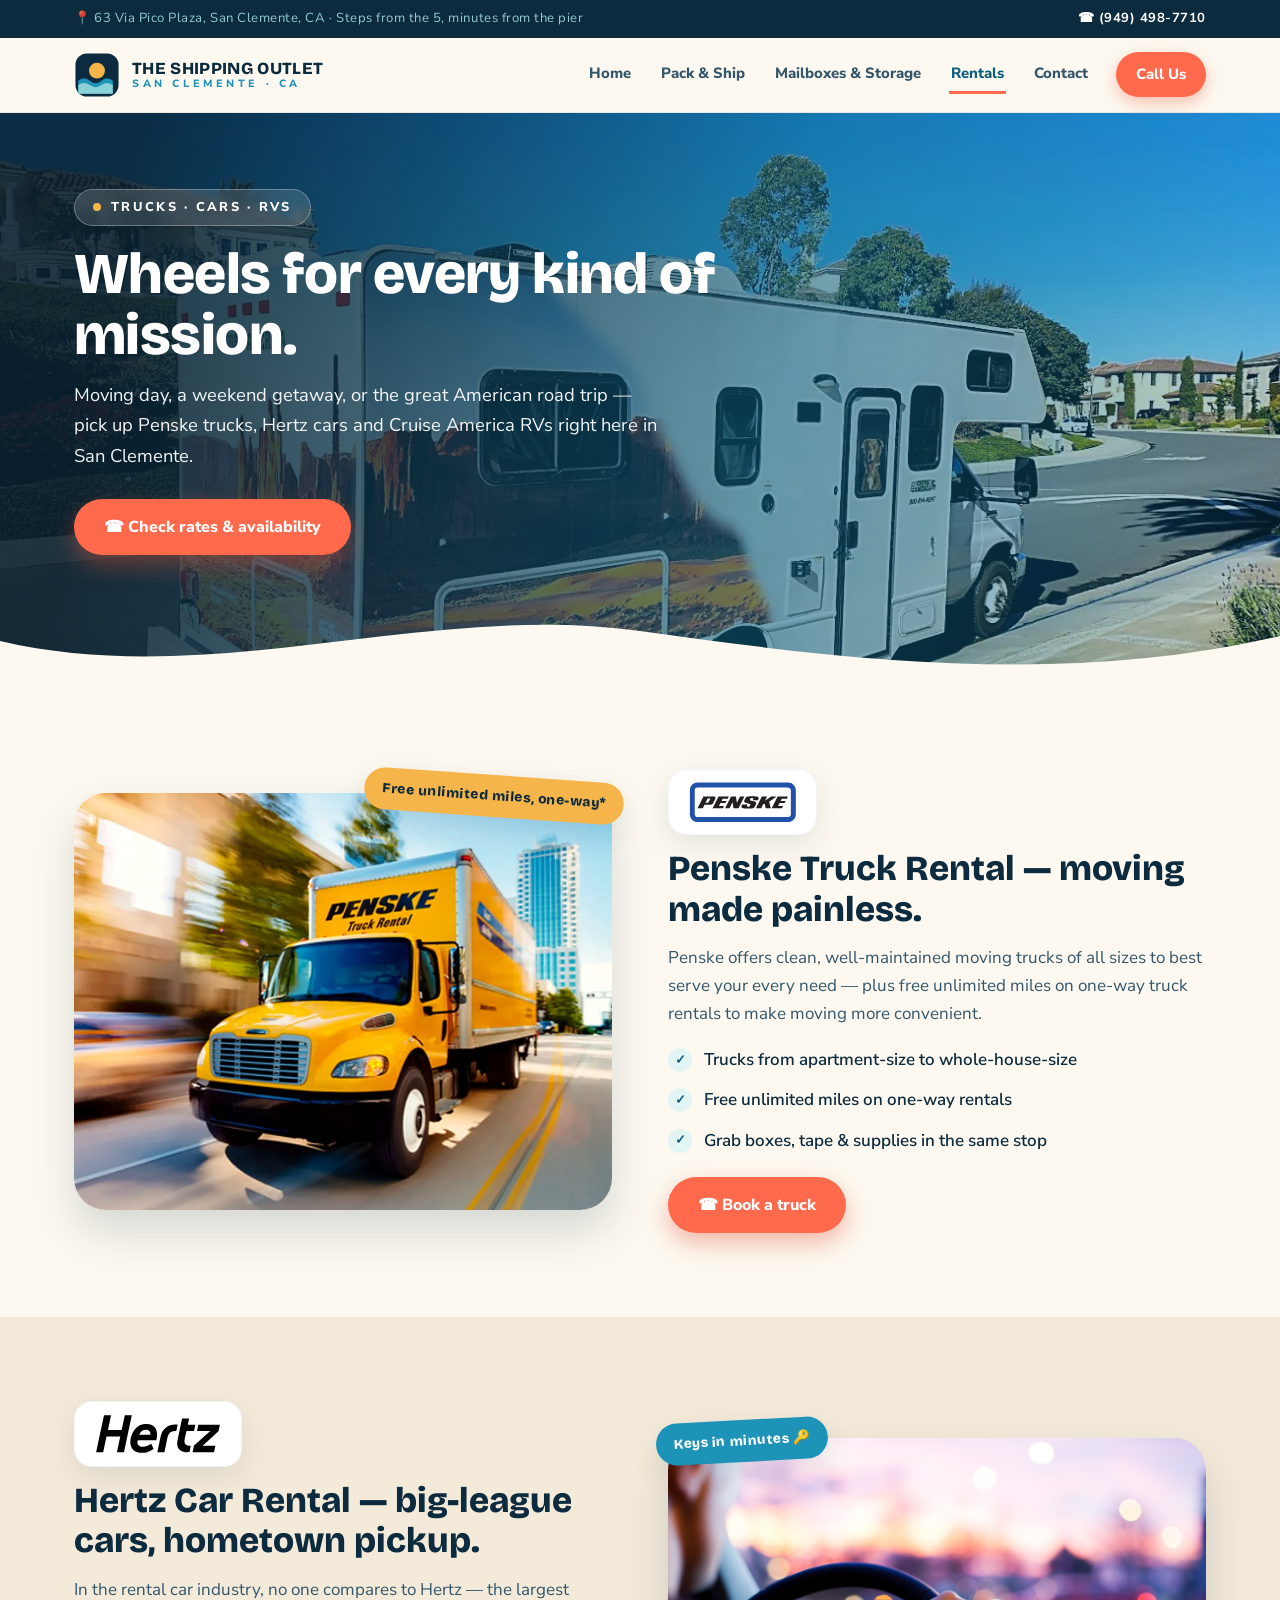
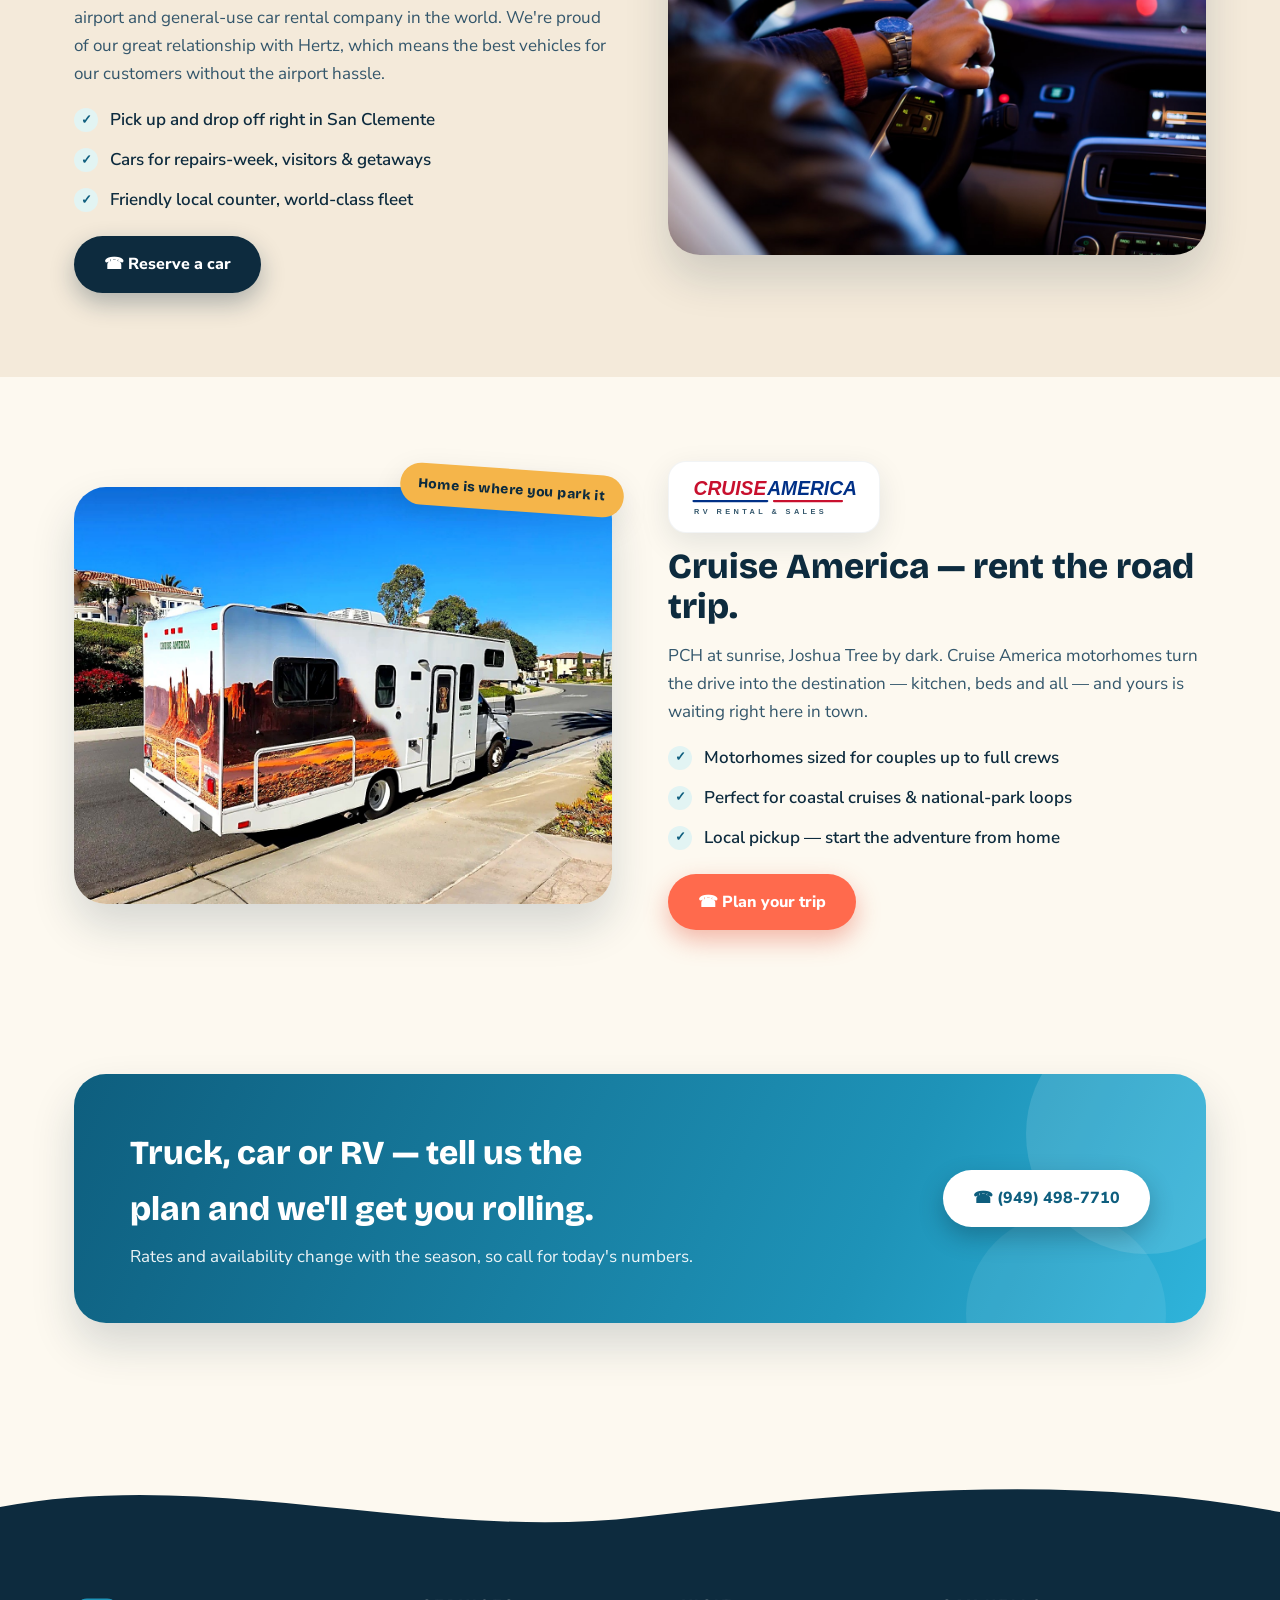
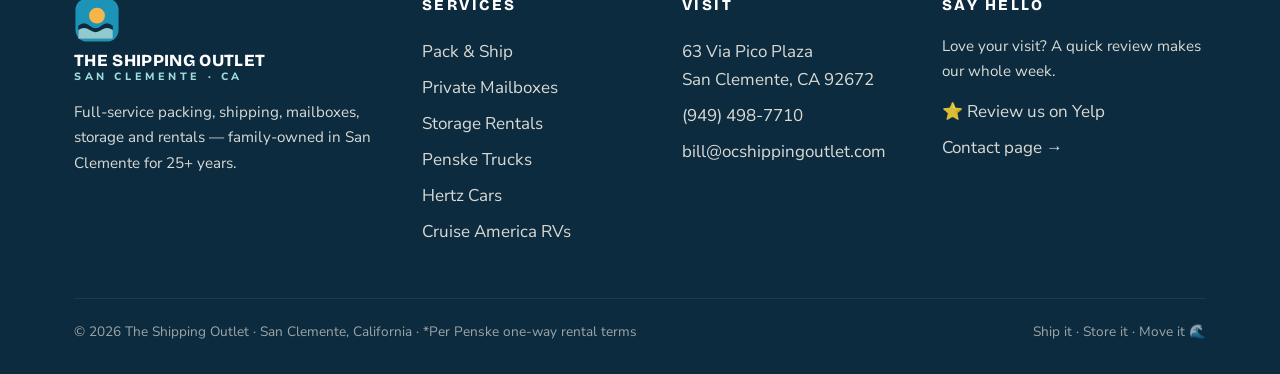
<file: rentals.html>
<!DOCTYPE html>
<html lang="en">
<head>
<meta charset="UTF-8">
<meta name="viewport" content="width=device-width, initial-scale=1.0">
<title>Truck, Car &amp; RV Rentals — Penske, Hertz, Cruise America | The Shipping Outlet</title>
<meta name="description" content="Rent a Penske moving truck, a Hertz car, or a Cruise America RV — all from The Shipping Outlet at 63 Via Pico Plaza, San Clemente.">
<link rel="icon" href="data:image/svg+xml,<svg xmlns='http://www.w3.org/2000/svg' viewBox='0 0 100 100'><text y='.9em' font-size='90'>📦</text></svg>">
<link rel="preconnect" href="https://fonts.googleapis.com">
<link rel="preconnect" href="https://fonts.gstatic.com" crossorigin>
<link href="https://fonts.googleapis.com/css2?family=Bricolage+Grotesque:wght@700;800&family=Nunito+Sans:ital,wght@0,400;0,600;0,700;0,800;1,400&display=swap" rel="stylesheet">
<link rel="stylesheet" href="assets/styles.css?v=2">
</head>
<body>

<div class="topbar">
  <div class="wrap">
    <div class="loc">📍 63 Via Pico Plaza, San Clemente, CA <span class="hide-sm">· Steps from the 5, minutes from the pier</span></div>
    <a href="tel:9494987710">☎ (949) 498-7710</a>
  </div>
</div>

<header class="site">
  <div class="wrap">
    <a class="brand" href="index.html" aria-label="The Shipping Outlet home">
      <svg class="mark" viewBox="0 0 64 64" aria-hidden="true">
        <rect x="2" y="2" width="60" height="60" rx="16" fill="#0D2B3E"/>
        <circle cx="32" cy="26" r="11" fill="#F5B54A"/>
        <path d="M6 40 q8 -7 16 0 t16 0 t16 0 v18 h-48 z" fill="#1E93B8"/>
        <path d="M6 46 q8 -6 16 0 t16 0 t16 0 v12 h-48 z" fill="#9FDCDF" opacity=".85"/>
      </svg>
      <span class="word"><b>THE SHIPPING OUTLET</b><span>San Clemente · CA</span></span>
    </a>
    <button class="nav-toggle" aria-label="Menu"><span></span><span></span><span></span></button>
    <nav class="main">
      <a href="index.html">Home</a>
      <a href="shipping.html">Pack &amp; Ship</a>
      <a href="mailboxes-storage.html">Mailboxes &amp; Storage</a>
      <a href="rentals.html" class="active">Rentals</a>
      <a href="contact.html">Contact</a>
      <a href="tel:9494987710" class="cta">Call Us</a>
    </nav>
  </div>
</header>

<section class="page-hero">
  <div class="bg" style="background-image:url('assets/img/cruise-america-rv.jpg');background-position:center 35%"></div>
  <div class="wrap">
    <span class="kicker"><span class="dot"></span> Trucks · Cars · RVs</span>
    <h1>Wheels for every kind of mission.</h1>
    <p>Moving day, a weekend getaway, or the great American road trip — pick up Penske trucks, Hertz cars and Cruise America RVs right here in San Clemente.</p>
    <div class="actions" style="margin-top:28px">
      <a class="btn primary" href="tel:9494987710">☎ Check rates &amp; availability</a>
    </div>
  </div>
  <div class="wave-sep">
    <svg viewBox="0 0 1440 90" preserveAspectRatio="none"><path d="M0,45 C240,95 480,5 720,35 C960,65 1200,90 1440,40 L1440,91 L0,91 Z" fill="#FDF9F0"/></svg>
  </div>
</section>

<section class="block" id="penske">
  <div class="wrap">
    <div class="split first">
      <div class="media reveal">
        <img src="assets/img/penske-truck.jpg" alt="Yellow Penske Truck Rental box truck rolling through the city">
        <span class="sticker">Free unlimited miles, one-way*</span>
      </div>
      <div class="reveal">
        <div class="logo-strip" style="margin:0 0 14px;justify-content:flex-start"><div class="logo-card" style="min-height:64px;min-width:120px;padding:12px 20px"><img src="assets/logos/penske.svg" alt="Penske"></div></div>
        <h3 class="head">Penske Truck Rental — moving made painless.</h3>
        <p>Penske offers clean, well-maintained moving trucks of all sizes to best serve your every need — plus free unlimited miles on one-way truck rentals to make moving more convenient.</p>
        <ul class="ticks">
          <li>Trucks from apartment-size to whole-house-size</li>
          <li>Free unlimited miles on one-way rentals</li>
          <li>Grab boxes, tape &amp; supplies in the same stop</li>
        </ul>
        <div class="actions" style="margin-top:22px">
          <a class="btn primary" href="tel:9494987710">☎ Book a truck</a>
        </div>
      </div>
    </div>
  </div>
</section>

<section class="block sand" id="hertz">
  <div class="wrap">
    <div class="split first">
      <div class="reveal">
        <div class="logo-strip" style="margin:0 0 14px;justify-content:flex-start"><div class="logo-card" style="min-height:64px;min-width:120px;padding:12px 20px"><img src="assets/logos/hertz.svg" alt="Hertz"></div></div>
        <h3 class="head">Hertz Car Rental — big-league cars, hometown pickup.</h3>
        <p>In the rental car industry, no one compares to Hertz — the largest airport and general-use car rental company in the world. We're proud of our great relationship with Hertz, which means the best vehicles for our customers without the airport hassle.</p>
        <ul class="ticks">
          <li>Pick up and drop off right in San Clemente</li>
          <li>Cars for repairs-week, visitors &amp; getaways</li>
          <li>Friendly local counter, world-class fleet</li>
        </ul>
        <div class="actions" style="margin-top:22px">
          <a class="btn navy" href="tel:9494987710">☎ Reserve a car</a>
        </div>
      </div>
      <div class="media reveal">
        <img src="assets/img/driver.jpg" alt="Driver heading out at sunset">
        <span class="sticker teal">Keys in minutes 🔑</span>
      </div>
    </div>
  </div>
</section>

<section class="block" id="cruise-america">
  <div class="wrap">
    <div class="split first">
      <div class="media reveal">
        <img src="assets/img/cruise-america-rv.jpg" alt="Cruise America motorhome parked under a blue San Clemente sky">
        <span class="sticker">Home is where you park it</span>
      </div>
      <div class="reveal">
        <div class="logo-strip" style="margin:0 0 14px;justify-content:flex-start"><div class="logo-card" style="min-height:64px;min-width:150px;padding:12px 20px"><img src="assets/logos/cruise-america.svg" alt="Cruise America" style="height:46px;max-width:170px"></div></div>
        <h3 class="head">Cruise America — rent the road trip.</h3>
        <p>PCH at sunrise, Joshua Tree by dark. Cruise America motorhomes turn the drive into the destination — kitchen, beds and all — and yours is waiting right here in town.</p>
        <ul class="ticks">
          <li>Motorhomes sized for couples up to full crews</li>
          <li>Perfect for coastal cruises &amp; national-park loops</li>
          <li>Local pickup — start the adventure from home</li>
        </ul>
        <div class="actions" style="margin-top:22px">
          <a class="btn primary" href="tel:9494987710">☎ Plan your trip</a>
        </div>
      </div>
    </div>
  </div>
</section>

<section class="block tight">
  <div class="wrap">
    <div class="cta-band reveal">
      <div>
        <h3>Truck, car or RV — tell us the plan and we'll get you rolling.</h3>
        <p>Rates and availability change with the season, so call for today's numbers.</p>
      </div>
      <a class="btn light" href="tel:9494987710">☎ (949) 498-7710</a>
    </div>
  </div>
</section>

<footer class="site">
  <div class="wave-top"><svg viewBox="0 0 1440 70" preserveAspectRatio="none"><path d="M0,35 C240,75 480,0 720,25 C960,50 1200,70 1440,30 L1440,71 L0,71 Z" fill="#FDF9F0"/></svg></div>
  <div class="wrap">
    <div class="cols">
      <div>
        <a class="brand" href="index.html" style="margin-bottom:14px">
          <svg class="mark" viewBox="0 0 64 64" aria-hidden="true">
            <rect x="2" y="2" width="60" height="60" rx="16" fill="#1E93B8"/>
            <circle cx="32" cy="26" r="11" fill="#F5B54A"/>
            <path d="M6 40 q8 -7 16 0 t16 0 t16 0 v18 h-48 z" fill="#0D2B3E"/>
            <path d="M6 46 q8 -6 16 0 t16 0 t16 0 v12 h-48 z" fill="#9FDCDF" opacity=".9"/>
          </svg>
          <span class="word"><b>THE SHIPPING OUTLET</b><span>San Clemente · CA</span></span>
        </a>
        <p style="font-size:.95rem;max-width:34ch">Full-service packing, shipping, mailboxes, storage and rentals — family-owned in San Clemente for 25+ years.</p>
      </div>
      <div>
        <h4>Services</h4>
        <a href="shipping.html">Pack &amp; Ship</a>
        <a href="mailboxes-storage.html">Private Mailboxes</a>
        <a href="mailboxes-storage.html#storage">Storage Rentals</a>
        <a href="rentals.html#penske">Penske Trucks</a>
        <a href="rentals.html#hertz">Hertz Cars</a>
        <a href="rentals.html#cruise-america">Cruise America RVs</a>
      </div>
      <div>
        <h4>Visit</h4>
        <a href="https://maps.google.com/?q=63+Via+Pico+Plaza,+San+Clemente,+CA+92672" target="_blank" rel="noopener">63 Via Pico Plaza<br>San Clemente, CA 92672</a>
        <a href="tel:9494987710">(949) 498-7710</a>
        <a href="mailto:bill@ocshippingoutlet.com">bill@ocshippingoutlet.com</a>
      </div>
      <div>
        <h4>Say hello</h4>
        <p style="font-size:.95rem;margin-bottom:10px">Love your visit? A quick review makes our whole week.</p>
        <a href="https://www.yelp.com/search?find_desc=The+Shipping+Outlet&amp;find_loc=San+Clemente%2C+CA" target="_blank" rel="noopener">⭐ Review us on Yelp</a>
        <a href="contact.html">Contact page →</a>
      </div>
    </div>
    <div class="fine">
      <span>© 2026 The Shipping Outlet · San Clemente, California · *Per Penske one-way rental terms</span>
      <span>Ship it · Store it · Move it 🌊</span>
    </div>
  </div>
</footer>

<script src="assets/main.js"></script>
</body>
</html>
</file>
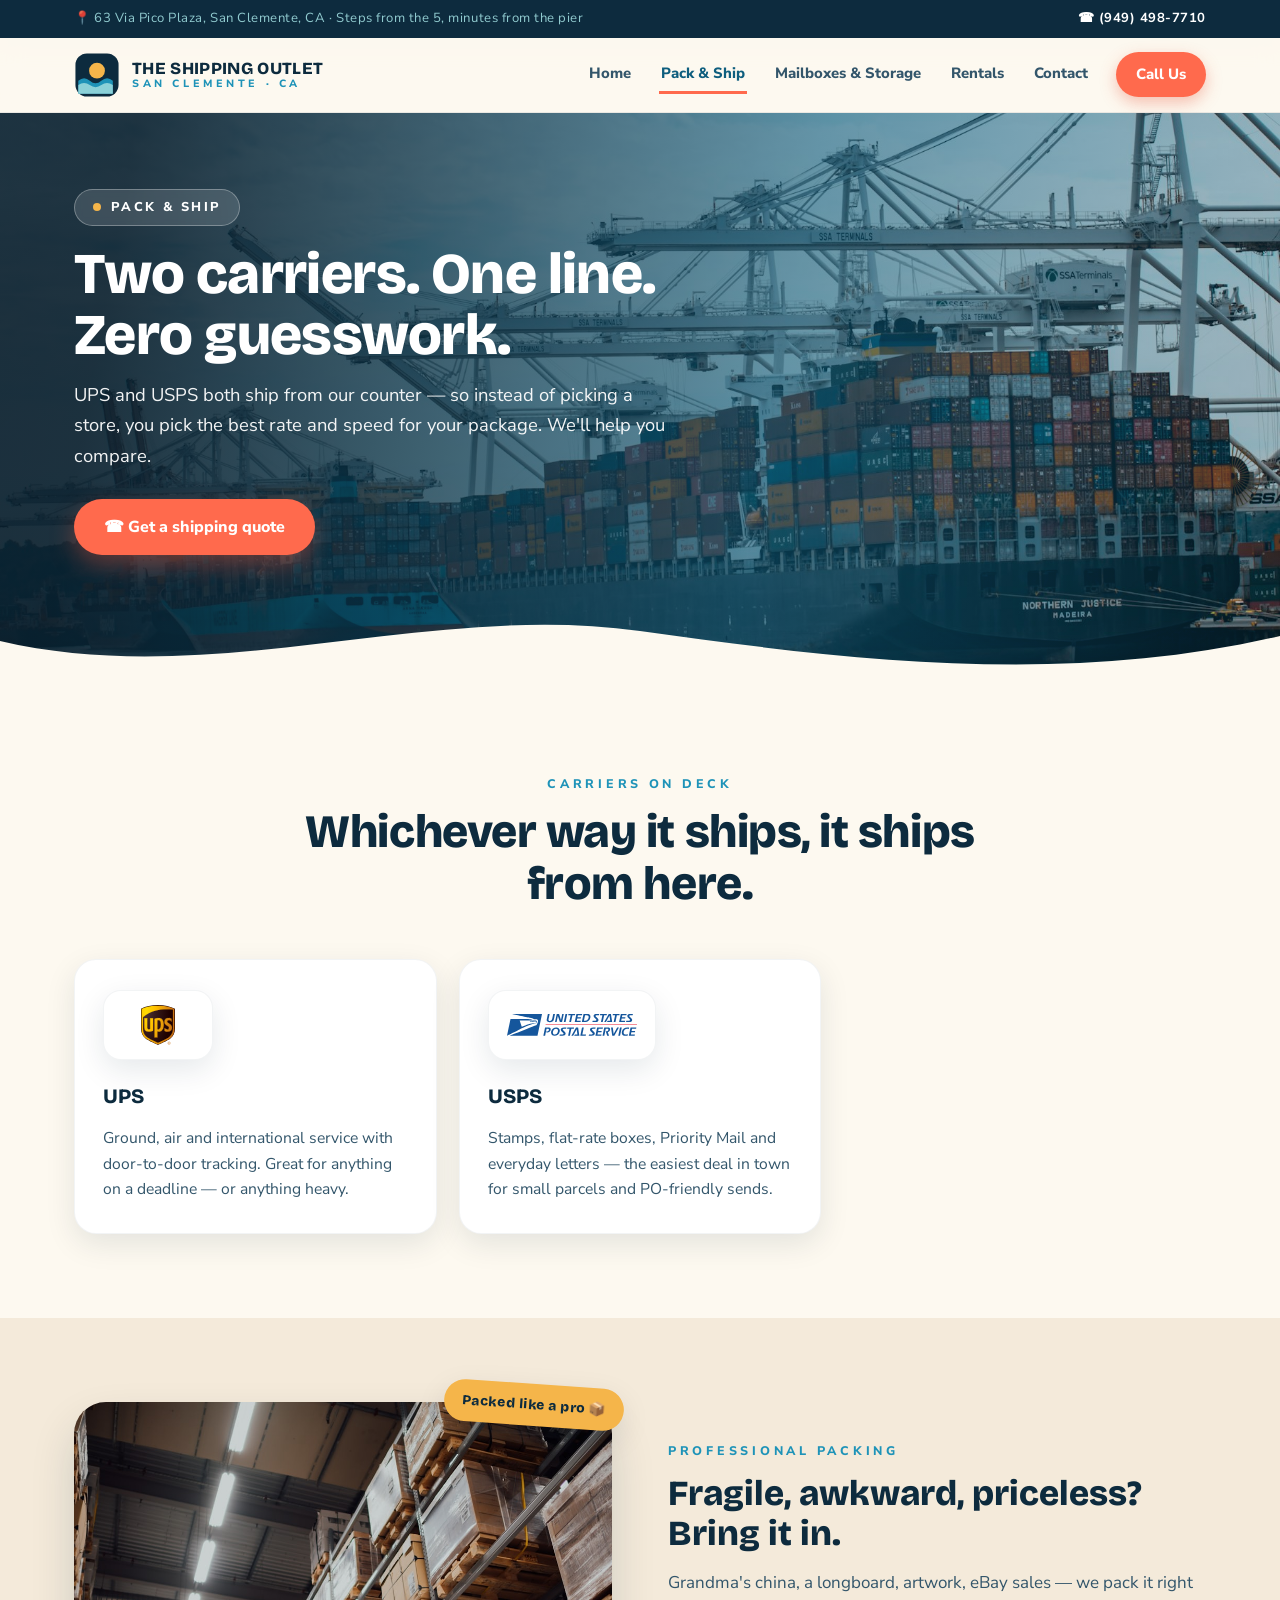
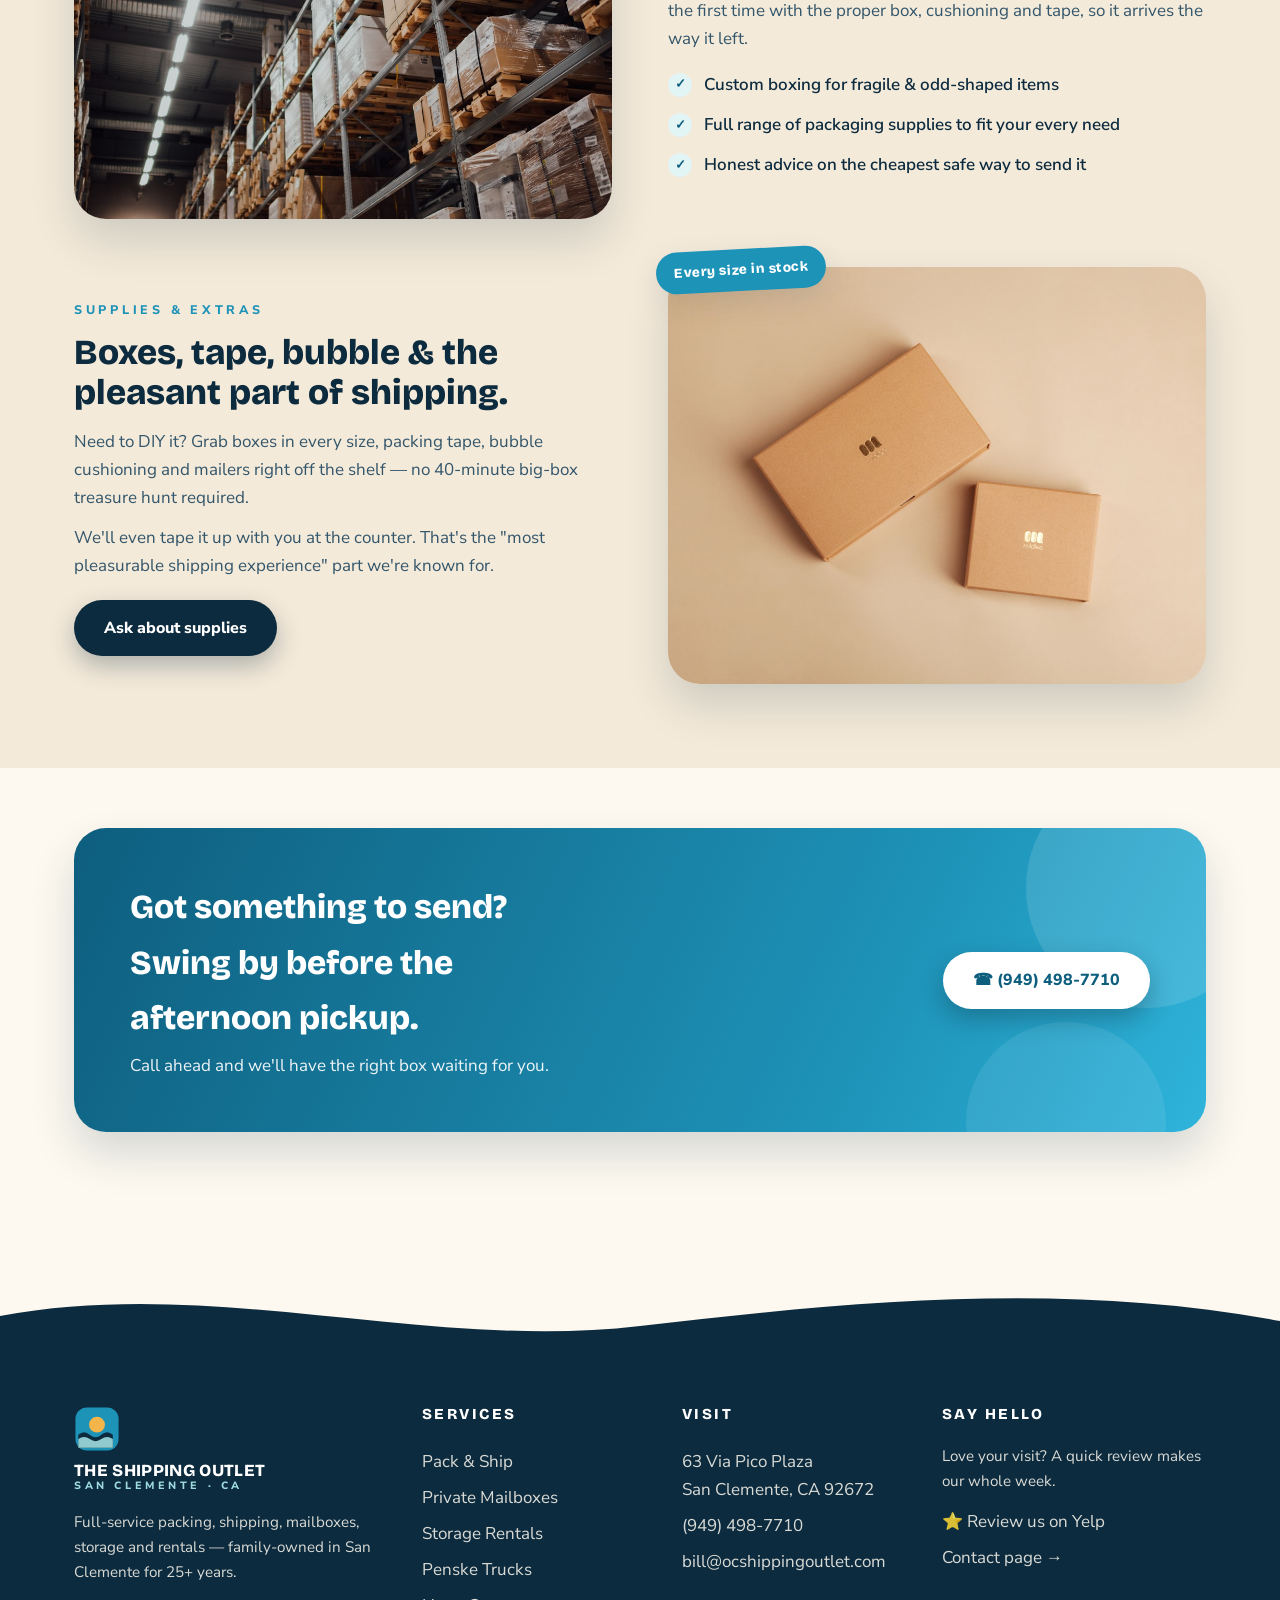
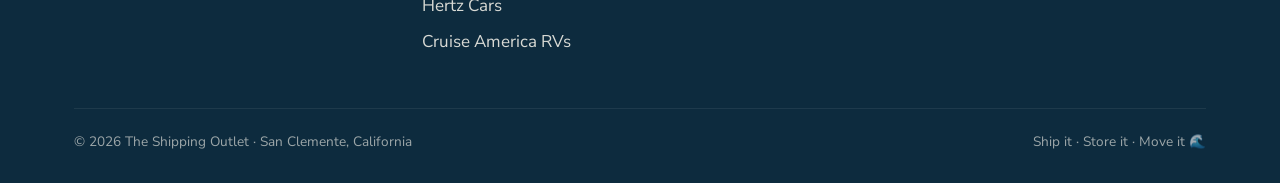
<file: shipping.html>
<!DOCTYPE html>
<html lang="en">
<head>
<meta charset="UTF-8">
<meta name="viewport" content="width=device-width, initial-scale=1.0">
<title>Pack &amp; Ship — UPS &amp; USPS | The Shipping Outlet, San Clemente</title>
<meta name="description" content="Ship with UPS or USPS from one friendly counter in San Clemente. Professional packing, shipping supplies, and honest carrier advice.">
<link rel="icon" href="data:image/svg+xml,<svg xmlns='http://www.w3.org/2000/svg' viewBox='0 0 100 100'><text y='.9em' font-size='90'>📦</text></svg>">
<link rel="preconnect" href="https://fonts.googleapis.com">
<link rel="preconnect" href="https://fonts.gstatic.com" crossorigin>
<link href="https://fonts.googleapis.com/css2?family=Bricolage+Grotesque:wght@700;800&family=Nunito+Sans:ital,wght@0,400;0,600;0,700;0,800;1,400&display=swap" rel="stylesheet">
<link rel="stylesheet" href="assets/styles.css?v=2">
</head>
<body>

<div class="topbar">
  <div class="wrap">
    <div class="loc">📍 63 Via Pico Plaza, San Clemente, CA <span class="hide-sm">· Steps from the 5, minutes from the pier</span></div>
    <a href="tel:9494987710">☎ (949) 498-7710</a>
  </div>
</div>

<header class="site">
  <div class="wrap">
    <a class="brand" href="index.html" aria-label="The Shipping Outlet home">
      <svg class="mark" viewBox="0 0 64 64" aria-hidden="true">
        <rect x="2" y="2" width="60" height="60" rx="16" fill="#0D2B3E"/>
        <circle cx="32" cy="26" r="11" fill="#F5B54A"/>
        <path d="M6 40 q8 -7 16 0 t16 0 t16 0 v18 h-48 z" fill="#1E93B8"/>
        <path d="M6 46 q8 -6 16 0 t16 0 t16 0 v12 h-48 z" fill="#9FDCDF" opacity=".85"/>
      </svg>
      <span class="word"><b>THE SHIPPING OUTLET</b><span>San Clemente · CA</span></span>
    </a>
    <button class="nav-toggle" aria-label="Menu"><span></span><span></span><span></span></button>
    <nav class="main">
      <a href="index.html">Home</a>
      <a href="shipping.html" class="active">Pack &amp; Ship</a>
      <a href="mailboxes-storage.html">Mailboxes &amp; Storage</a>
      <a href="rentals.html">Rentals</a>
      <a href="contact.html">Contact</a>
      <a href="tel:9494987710" class="cta">Call Us</a>
    </nav>
  </div>
</header>

<section class="page-hero">
  <div class="bg" style="background-image:url('assets/img/port.jpg')"></div>
  <div class="wrap">
    <span class="kicker"><span class="dot"></span> Pack &amp; Ship</span>
    <h1>Two carriers. One line. Zero guesswork.</h1>
    <p>UPS and USPS both ship from our counter — so instead of picking a store, you pick the best rate and speed for your package. We'll help you compare.</p>
    <div class="actions" style="margin-top:28px">
      <a class="btn primary" href="tel:9494987710">☎ Get a shipping quote</a>
    </div>
  </div>
  <div class="wave-sep">
    <svg viewBox="0 0 1440 90" preserveAspectRatio="none"><path d="M0,45 C240,95 480,5 720,35 C960,65 1200,90 1440,40 L1440,91 L0,91 Z" fill="#FDF9F0"/></svg>
  </div>
</section>

<section class="block">
  <div class="wrap center">
    <span class="eyebrow">Carriers on deck</span>
    <h2 class="title">Whichever way it ships, it ships from here.</h2>
    <div class="cards">
      <div class="card reveal" style="text-align:left">
        <div class="logo-strip" style="margin:0 0 8px;justify-content:flex-start"><div class="logo-card" style="min-height:70px;min-width:110px;padding:12px 18px"><img src="assets/logos/ups.svg" alt="UPS"></div></div>
        <h3>UPS</h3>
        <p>Ground, air and international service with door-to-door tracking. Great for anything on a deadline — or anything heavy.</p>
      </div>
      <div class="card reveal" style="text-align:left">
        <div class="logo-strip" style="margin:0 0 8px;justify-content:flex-start"><div class="logo-card" style="min-height:70px;min-width:110px;padding:12px 18px"><img src="assets/logos/usps.svg" alt="USPS"></div></div>
        <h3>USPS</h3>
        <p>Stamps, flat-rate boxes, Priority Mail and everyday letters — the easiest deal in town for small parcels and PO-friendly sends.</p>
      </div>
    </div>
  </div>
</section>

<section class="block sand">
  <div class="wrap">
    <div class="split first">
      <div class="media reveal">
        <img src="assets/img/warehouse.jpg" alt="Neatly shelved packages ready to ship">
        <span class="sticker">Packed like a pro 📦</span>
      </div>
      <div class="reveal">
        <span class="eyebrow">Professional packing</span>
        <h3 class="head">Fragile, awkward, priceless? Bring it in.</h3>
        <p>Grandma's china, a longboard, artwork, eBay sales — we pack it right the first time with the proper box, cushioning and tape, so it arrives the way it left.</p>
        <ul class="ticks">
          <li>Custom boxing for fragile &amp; odd-shaped items</li>
          <li>Full range of packaging supplies to fit your every need</li>
          <li>Honest advice on the cheapest safe way to send it</li>
        </ul>
      </div>
    </div>
    <div class="split">
      <div class="reveal">
        <span class="eyebrow">Supplies &amp; extras</span>
        <h3 class="head">Boxes, tape, bubble &amp; the pleasant part of shipping.</h3>
        <p>Need to DIY it? Grab boxes in every size, packing tape, bubble cushioning and mailers right off the shelf — no 40-minute big-box treasure hunt required.</p>
        <p>We'll even tape it up with you at the counter. That's the "most pleasurable shipping experience" part we're known for.</p>
        <div class="actions" style="margin-top:20px">
          <a class="btn navy" href="contact.html">Ask about supplies</a>
        </div>
      </div>
      <div class="media reveal">
        <img src="assets/img/boxes.jpg" alt="Clean kraft shipping boxes">
        <span class="sticker teal">Every size in stock</span>
      </div>
    </div>
  </div>
</section>

<section class="block tight">
  <div class="wrap">
    <div class="cta-band reveal">
      <div>
        <h3>Got something to send? Swing by before the afternoon pickup.</h3>
        <p>Call ahead and we'll have the right box waiting for you.</p>
      </div>
      <a class="btn light" href="tel:9494987710">☎ (949) 498-7710</a>
    </div>
  </div>
</section>

<footer class="site">
  <div class="wave-top"><svg viewBox="0 0 1440 70" preserveAspectRatio="none"><path d="M0,35 C240,75 480,0 720,25 C960,50 1200,70 1440,30 L1440,71 L0,71 Z" fill="#FDF9F0"/></svg></div>
  <div class="wrap">
    <div class="cols">
      <div>
        <a class="brand" href="index.html" style="margin-bottom:14px">
          <svg class="mark" viewBox="0 0 64 64" aria-hidden="true">
            <rect x="2" y="2" width="60" height="60" rx="16" fill="#1E93B8"/>
            <circle cx="32" cy="26" r="11" fill="#F5B54A"/>
            <path d="M6 40 q8 -7 16 0 t16 0 t16 0 v18 h-48 z" fill="#0D2B3E"/>
            <path d="M6 46 q8 -6 16 0 t16 0 t16 0 v12 h-48 z" fill="#9FDCDF" opacity=".9"/>
          </svg>
          <span class="word"><b>THE SHIPPING OUTLET</b><span>San Clemente · CA</span></span>
        </a>
        <p style="font-size:.95rem;max-width:34ch">Full-service packing, shipping, mailboxes, storage and rentals — family-owned in San Clemente for 25+ years.</p>
      </div>
      <div>
        <h4>Services</h4>
        <a href="shipping.html">Pack &amp; Ship</a>
        <a href="mailboxes-storage.html">Private Mailboxes</a>
        <a href="mailboxes-storage.html#storage">Storage Rentals</a>
        <a href="rentals.html#penske">Penske Trucks</a>
        <a href="rentals.html#hertz">Hertz Cars</a>
        <a href="rentals.html#cruise-america">Cruise America RVs</a>
      </div>
      <div>
        <h4>Visit</h4>
        <a href="https://maps.google.com/?q=63+Via+Pico+Plaza,+San+Clemente,+CA+92672" target="_blank" rel="noopener">63 Via Pico Plaza<br>San Clemente, CA 92672</a>
        <a href="tel:9494987710">(949) 498-7710</a>
        <a href="mailto:bill@ocshippingoutlet.com">bill@ocshippingoutlet.com</a>
      </div>
      <div>
        <h4>Say hello</h4>
        <p style="font-size:.95rem;margin-bottom:10px">Love your visit? A quick review makes our whole week.</p>
        <a href="https://www.yelp.com/search?find_desc=The+Shipping+Outlet&amp;find_loc=San+Clemente%2C+CA" target="_blank" rel="noopener">⭐ Review us on Yelp</a>
        <a href="contact.html">Contact page →</a>
      </div>
    </div>
    <div class="fine">
      <span>© 2026 The Shipping Outlet · San Clemente, California</span>
      <span>Ship it · Store it · Move it 🌊</span>
    </div>
  </div>
</footer>

<script src="assets/main.js"></script>
</body>
</html>
</file>
<file: assets/styles.css>
/* ============================================================
   THE SHIPPING OUTLET — "Pico Plaza" coastal design system
   Deep pacific navy · tide teal · sunset coral · warm sand
   ============================================================ */

:root {
  --shell: #FDF9F0;
  --sand: #F4EADA;
  --sand-2: #EADCC5;
  --ink: #0D2B3E;
  --ink-soft: #33566B;
  --ocean: #0E5E7E;
  --tide: #1E93B8;
  --tide-bright: #2FB4DB;
  --foam: #9FDCDF;
  --foam-2: #E2F4F3;
  --coral: #FF6A4D;
  --coral-deep: #E5533A;
  --amber: #F5B54A;
  --white: #FFFFFF;
  --radius: 22px;
  --radius-lg: 32px;
  --shadow: 0 10px 30px rgba(13, 43, 62, .10);
  --shadow-lift: 0 22px 44px rgba(13, 43, 62, .16);
  --font-display: "Bricolage Grotesque", "Arial Black", sans-serif;
  --font-body: "Nunito Sans", "Helvetica Neue", Arial, sans-serif;
}

* { margin: 0; padding: 0; box-sizing: border-box; }

html { scroll-behavior: smooth; }

body {
  font-family: var(--font-body);
  color: var(--ink);
  background: var(--shell);
  line-height: 1.65;
  font-size: 17px;
  -webkit-font-smoothing: antialiased;
}

img { max-width: 100%; display: block; }

a { color: var(--ocean); text-decoration: none; }

.wrap { max-width: 1180px; margin: 0 auto; padding: 0 24px; }

/* ---------- top strip ---------- */
.topbar {
  background: var(--ink);
  color: var(--foam);
  font-size: .82rem;
  letter-spacing: .04em;
}
.topbar .wrap {
  display: flex; justify-content: space-between; align-items: center;
  padding-top: 8px; padding-bottom: 8px; gap: 16px;
}
.topbar a { color: var(--white); font-weight: 700; }
.topbar .loc { opacity: .9; }
@media (max-width: 640px) { .topbar .loc span.hide-sm { display: none; } }

/* ---------- header ---------- */
header.site {
  position: sticky; top: 0; z-index: 50;
  background: rgba(253, 249, 240, .88);
  backdrop-filter: blur(12px);
  -webkit-backdrop-filter: blur(12px);
  border-bottom: 1px solid rgba(13, 43, 62, .08);
}
header.site .wrap {
  display: flex; align-items: center; justify-content: space-between;
  padding-top: 14px; padding-bottom: 14px;
}
.brand { display: flex; align-items: center; gap: 12px; }
.brand svg.mark { width: 46px; height: 46px; flex: none; }
.brand .word { line-height: 1.1; }
.brand .word b {
  display: block; font-family: var(--font-display);
  font-weight: 800; font-size: 1.06rem; letter-spacing: .02em; color: var(--ink);
}
.brand .word span {
  display: block; font-size: .66rem; letter-spacing: .34em;
  font-weight: 800; color: var(--tide); text-transform: uppercase;
}

nav.main { display: flex; align-items: center; gap: 26px; }
nav.main a {
  font-weight: 800; font-size: .93rem; color: var(--ink-soft);
  padding: 6px 2px; border-bottom: 3px solid transparent;
  transition: color .2s, border-color .2s;
}
nav.main a:hover { color: var(--ocean); }
nav.main a.active { color: var(--ocean); border-bottom-color: var(--coral); }
nav.main a.cta {
  background: var(--coral); color: var(--white); border: none;
  padding: 10px 20px; border-radius: 999px; box-shadow: 0 6px 16px rgba(229, 83, 58, .35);
  transition: transform .15s, box-shadow .2s, background .2s;
}
nav.main a.cta:hover { background: var(--coral-deep); transform: translateY(-2px); }

.nav-toggle {
  display: none; background: none; border: none; cursor: pointer; padding: 8px;
}
.nav-toggle span {
  display: block; width: 26px; height: 3px; margin: 5px 0;
  background: var(--ink); border-radius: 3px; transition: transform .25s, opacity .2s;
}
@media (max-width: 880px) {
  .nav-toggle { display: block; }
  nav.main {
    position: absolute; top: 100%; left: 0; right: 0;
    background: var(--shell); flex-direction: column; align-items: stretch;
    padding: 12px 24px 22px; gap: 4px; display: none;
    border-bottom: 1px solid rgba(13,43,62,.1); box-shadow: var(--shadow);
  }
  nav.main.open { display: flex; }
  nav.main a { padding: 12px 4px; border-bottom: 1px solid rgba(13,43,62,.06); }
  nav.main a.cta { text-align: center; margin-top: 10px; }
  body.nav-open .nav-toggle span:nth-child(1) { transform: translateY(8px) rotate(45deg); }
  body.nav-open .nav-toggle span:nth-child(2) { opacity: 0; }
  body.nav-open .nav-toggle span:nth-child(3) { transform: translateY(-8px) rotate(-45deg); }
}

/* ---------- hero ---------- */
.hero {
  position: relative; color: var(--white); overflow: hidden;
  background: var(--ink);
}
.hero .bg {
  position: absolute; inset: 0; background-size: cover; background-position: center;
}
.hero .bg::after {
  content: ""; position: absolute; inset: 0;
  background: linear-gradient(100deg, rgba(9, 33, 48, .88) 8%, rgba(14, 94, 126, .55) 55%, rgba(14, 94, 126, .18) 100%);
}
.hero .wrap { position: relative; z-index: 2; padding-top: 96px; padding-bottom: 150px; }
.hero.short .wrap { padding-top: 72px; padding-bottom: 120px; }
.hero .kicker, .page-hero .kicker {
  display: inline-flex; align-items: center; gap: 10px;
  background: rgba(255, 255, 255, .14); border: 1px solid rgba(255, 255, 255, .3);
  border-radius: 999px; padding: 7px 18px; font-weight: 800;
  font-size: .8rem; letter-spacing: .18em; text-transform: uppercase;
  backdrop-filter: blur(4px);
}
.hero .kicker .dot, .page-hero .kicker .dot { width: 8px; height: 8px; border-radius: 50%; background: var(--amber); }
.hero h1 {
  font-family: var(--font-display); font-weight: 800;
  font-size: clamp(2.6rem, 6vw, 4.5rem); line-height: 1.04;
  margin: 22px 0 18px; max-width: 15ch; letter-spacing: -.01em;
}
.hero h1 .wave-word { color: var(--foam); }
.hero h1 .coral-word { color: var(--coral); }
.hero p.lede { font-size: clamp(1.05rem, 2vw, 1.3rem); max-width: 54ch; opacity: .94; }
.hero .actions { display: flex; flex-wrap: wrap; gap: 14px; margin-top: 32px; }

.btn {
  display: inline-flex; align-items: center; gap: 10px;
  font-family: var(--font-body); font-weight: 800; font-size: 1rem;
  padding: 15px 30px; border-radius: 999px; cursor: pointer; border: none;
  transition: transform .15s, box-shadow .2s, background .2s, color .2s;
}
.btn.primary { background: var(--coral); color: var(--white); box-shadow: 0 10px 24px rgba(229, 83, 58, .4); }
.btn.primary:hover { background: var(--coral-deep); transform: translateY(-2px); }
.btn.ghost { background: rgba(255,255,255,.12); color: var(--white); border: 2px solid rgba(255,255,255,.65); backdrop-filter: blur(4px); }
.btn.ghost:hover { background: rgba(255,255,255,.24); transform: translateY(-2px); }
.btn.navy { background: var(--ink); color: var(--white); box-shadow: 0 10px 24px rgba(13,43,62,.3); }
.btn.navy:hover { background: var(--ocean); transform: translateY(-2px); }

/* wave divider */
.wave-sep { position: absolute; left: 0; right: 0; bottom: -1px; z-index: 3; line-height: 0; }
.wave-sep svg { width: 100%; height: 90px; display: block; }
@media (max-width: 640px) { .wave-sep svg { height: 48px; } }

/* ---------- marquee ---------- */
.marquee {
  background: var(--ink); color: var(--shell); overflow: hidden;
  padding: 14px 0; border-top: 1px solid rgba(255,255,255,.06);
}
.marquee .track {
  display: flex; gap: 48px; width: max-content;
  animation: marquee 28s linear infinite;
  font-family: var(--font-display); font-weight: 700; font-size: .95rem;
  letter-spacing: .22em; text-transform: uppercase; white-space: nowrap;
}
.marquee .track span { display: inline-flex; align-items: center; gap: 48px; }
.marquee em { font-style: normal; color: var(--amber); }
@keyframes marquee { to { transform: translateX(-50%); } }
@media (prefers-reduced-motion: reduce) { .marquee .track { animation: none; } }

/* ---------- sections ---------- */
section.block { padding: 84px 0; }
section.block.tight { padding: 60px 0; }
section.sand { background: var(--sand); }
section.foam { background: var(--foam-2); }
section.navy { background: var(--ink); color: var(--shell); }

.eyebrow {
  display: inline-block; font-weight: 800; font-size: .78rem;
  letter-spacing: .3em; text-transform: uppercase; color: var(--tide);
  margin-bottom: 12px;
}
section.navy .eyebrow { color: var(--foam); }
h2.title {
  font-family: var(--font-display); font-weight: 800;
  font-size: clamp(1.9rem, 4vw, 2.9rem); line-height: 1.12; letter-spacing: -.01em;
  max-width: 24ch;
}
p.sub { font-size: 1.12rem; color: var(--ink-soft); max-width: 62ch; margin-top: 14px; }
section.navy p.sub { color: rgba(253, 249, 240, .82); }
.center { text-align: center; }
.center h2.title, .center p.sub { margin-left: auto; margin-right: auto; }

/* ---------- service cards ---------- */
.cards {
  display: grid; gap: 22px; margin-top: 48px;
  grid-template-columns: repeat(3, 1fr);
}
@media (max-width: 980px) { .cards { grid-template-columns: repeat(2, 1fr); } }
@media (max-width: 620px) { .cards { grid-template-columns: 1fr; } }

.card {
  background: var(--white); border-radius: var(--radius);
  padding: 30px 28px; box-shadow: var(--shadow);
  border: 1px solid rgba(13, 43, 62, .05);
  transition: transform .2s, box-shadow .25s;
  display: flex; flex-direction: column; gap: 12px;
}
.card:hover { transform: translateY(-6px); box-shadow: var(--shadow-lift); }
.card .chip {
  width: 58px; height: 58px; border-radius: 18px;
  display: grid; place-items: center; margin-bottom: 4px;
}
.card .chip svg { width: 30px; height: 30px; }
.chip.c-teal { background: var(--foam-2); color: var(--ocean); }
.chip.c-coral { background: #FFE7E0; color: var(--coral-deep); }
.chip.c-amber { background: #FCF0D8; color: #B97F1B; }
.card h3 { font-family: var(--font-display); font-weight: 800; font-size: 1.28rem; }
.card p { color: var(--ink-soft); font-size: .98rem; }
.card .go {
  margin-top: auto; font-weight: 800; color: var(--coral-deep); font-size: .95rem;
  display: inline-flex; align-items: center; gap: 6px;
}
.card .go::after { content: "→"; transition: transform .2s; }
.card:hover .go::after { transform: translateX(4px); }

/* ---------- partner logos ---------- */
.logo-strip {
  display: flex; flex-wrap: wrap; justify-content: center; align-items: stretch;
  gap: 18px; margin-top: 44px;
}
.logo-strip .logo-card {
  background: var(--white); border-radius: 18px; box-shadow: var(--shadow);
  border: 1px solid rgba(13,43,62,.05);
  padding: 18px 28px; display: grid; place-items: center;
  min-width: 150px; min-height: 86px;
  transition: transform .2s, box-shadow .25s;
}
.logo-strip .logo-card:hover { transform: translateY(-4px); box-shadow: var(--shadow-lift); }
.logo-strip img, .logo-strip svg { height: 40px; width: auto; max-width: 130px; object-fit: contain; }

/* ---------- split sections ---------- */
.split {
  display: grid; grid-template-columns: 1fr 1fr; gap: 56px; align-items: center;
  margin-top: 48px;
}
.split.first { margin-top: 0; }
@media (max-width: 900px) { .split { grid-template-columns: 1fr; gap: 30px; } }
.split .media { position: relative; }
.split .media img, .split .media svg.illus {
  width: 100%; border-radius: var(--radius-lg); box-shadow: var(--shadow-lift);
  aspect-ratio: 4 / 3.1; object-fit: cover;
}
.split .media .sticker {
  position: absolute; top: -18px; right: -12px;
  background: var(--amber); color: var(--ink);
  font-family: var(--font-display); font-weight: 800; font-size: .85rem;
  padding: 10px 18px; border-radius: 999px; box-shadow: var(--shadow);
  transform: rotate(4deg); letter-spacing: .04em;
}
.split .media .sticker.teal { background: var(--tide); color: var(--white); transform: rotate(-3deg); left: -12px; right: auto; }
.split h3.head {
  font-family: var(--font-display); font-weight: 800;
  font-size: clamp(1.6rem, 3vw, 2.2rem); line-height: 1.15; margin-bottom: 14px;
}
.split p { color: var(--ink-soft); margin-bottom: 12px; }
section.navy .split p { color: rgba(253,249,240,.82); }

ul.ticks { list-style: none; margin: 18px 0 6px; display: grid; gap: 12px; }
ul.ticks li { display: flex; gap: 12px; align-items: flex-start; font-weight: 600; }
ul.ticks li::before {
  content: "✓"; flex: none; width: 24px; height: 24px; border-radius: 50%;
  background: var(--foam-2); color: var(--ocean); font-weight: 800; font-size: .8rem;
  display: grid; place-items: center; margin-top: 2px;
}
section.navy ul.ticks li::before { background: rgba(159,220,223,.2); color: var(--foam); }

/* ---------- stats ---------- */
.stats {
  display: grid; grid-template-columns: repeat(4, 1fr); gap: 20px; margin-top: 48px;
}
@media (max-width: 800px) { .stats { grid-template-columns: repeat(2, 1fr); } }
.stat {
  background: rgba(255,255,255,.06); border: 1px solid rgba(159,220,223,.22);
  border-radius: var(--radius); padding: 28px 22px; text-align: center;
}
.stat b {
  display: block; font-family: var(--font-display); font-weight: 800;
  font-size: clamp(1.9rem, 3.6vw, 2.7rem); color: var(--foam); line-height: 1;
}
.stat span { font-size: .88rem; letter-spacing: .12em; text-transform: uppercase; font-weight: 800; opacity: .8; }

/* ---------- CTA band ---------- */
.cta-band {
  background: linear-gradient(115deg, var(--ocean), var(--tide) 70%, var(--tide-bright));
  border-radius: var(--radius-lg); color: var(--white);
  padding: 52px 56px; display: flex; align-items: center; justify-content: space-between;
  gap: 30px; flex-wrap: wrap; box-shadow: var(--shadow-lift);
  position: relative; overflow: hidden;
}
.cta-band::before {
  content: ""; position: absolute; right: -60px; top: -60px; width: 240px; height: 240px;
  border-radius: 50%; background: rgba(255,255,255,.12);
}
.cta-band::after {
  content: ""; position: absolute; right: 40px; bottom: -90px; width: 200px; height: 200px;
  border-radius: 50%; background: rgba(255,255,255,.08);
}
.cta-band h3 { font-family: var(--font-display); font-weight: 800; font-size: clamp(1.5rem, 3vw, 2.1rem); max-width: 22ch; position: relative; z-index: 1; }
.cta-band p { opacity: .92; margin-top: 6px; position: relative; z-index: 1; }
.cta-band .btn { position: relative; z-index: 1; flex: none; }
.cta-band .btn.light { background: var(--white); color: var(--ocean); box-shadow: 0 10px 24px rgba(9,33,48,.3); }
.cta-band .btn.light:hover { background: var(--shell); transform: translateY(-2px); }

/* ---------- footer ---------- */
footer.site { background: var(--ink); color: rgba(253,249,240,.85); position: relative; margin-top: 90px; }
footer.site .wave-top { position: absolute; top: -1px; left: 0; right: 0; transform: scaleY(-1); line-height: 0; }
footer.site .wave-top svg { width: 100%; height: 70px; display: block; }
footer.site .cols {
  display: grid; grid-template-columns: 1.4fr 1fr 1fr 1.2fr; gap: 40px;
  padding: 120px 0 48px;
}
@media (max-width: 900px) { footer.site .cols { grid-template-columns: 1fr 1fr; padding-top: 100px; } }
@media (max-width: 560px) { footer.site .cols { grid-template-columns: 1fr; } }
footer.site h4 {
  font-family: var(--font-display); font-weight: 800; color: var(--white);
  font-size: .95rem; letter-spacing: .16em; text-transform: uppercase; margin-bottom: 16px;
}
footer.site a { color: rgba(253,249,240,.85); display: block; padding: 4px 0; }
footer.site a:hover { color: var(--foam); }
footer.site .brand b { color: var(--white); }
footer.site .brand .word span { color: var(--foam); }
footer.site .fine {
  border-top: 1px solid rgba(255,255,255,.1); padding: 22px 0 30px;
  display: flex; justify-content: space-between; gap: 12px; flex-wrap: wrap;
  font-size: .85rem; opacity: .7;
}

/* ---------- page hero (interior) ---------- */
.page-hero { position: relative; background: var(--ink); color: var(--white); overflow: hidden; }
.page-hero .bg { position: absolute; inset: 0; background-size: cover; background-position: center; }
.page-hero .bg::after {
  content: ""; position: absolute; inset: 0;
  background: linear-gradient(100deg, rgba(9,33,48,.9) 10%, rgba(14,94,126,.6) 60%, rgba(14,94,126,.25));
}
.page-hero .wrap { position: relative; z-index: 2; padding-top: 76px; padding-bottom: 130px; }
.page-hero h1 {
  font-family: var(--font-display); font-weight: 800;
  font-size: clamp(2.2rem, 5vw, 3.6rem); line-height: 1.06; margin: 18px 0 14px;
  max-width: 18ch; letter-spacing: -.01em;
}
.page-hero p { font-size: 1.15rem; max-width: 54ch; opacity: .94; }

/* ---------- contact ---------- */
.contact-grid { display: grid; grid-template-columns: 1.15fr .85fr; gap: 44px; margin-top: 48px; align-items: start; }
@media (max-width: 900px) { .contact-grid { grid-template-columns: 1fr; } }
.panel {
  background: var(--white); border-radius: var(--radius-lg); padding: 40px;
  box-shadow: var(--shadow); border: 1px solid rgba(13,43,62,.05);
}
.panel h3 { font-family: var(--font-display); font-weight: 800; font-size: 1.5rem; margin-bottom: 8px; }
.field { margin-top: 18px; }
.field label { display: block; font-weight: 800; font-size: .88rem; letter-spacing: .04em; margin-bottom: 7px; }
.field input, .field textarea {
  width: 100%; font-family: var(--font-body); font-size: 1rem; color: var(--ink);
  background: var(--shell); border: 2px solid var(--sand-2); border-radius: 14px;
  padding: 13px 16px; transition: border-color .2s, box-shadow .2s;
}
.field input:focus, .field textarea:focus {
  outline: none; border-color: var(--tide); box-shadow: 0 0 0 4px rgba(30,147,184,.15);
}
.field textarea { min-height: 140px; resize: vertical; }
.info-rows { display: grid; gap: 14px; margin-top: 20px; }
.info-row {
  display: flex; gap: 16px; align-items: flex-start;
  background: var(--white); border-radius: 18px; padding: 20px 22px;
  box-shadow: var(--shadow); border: 1px solid rgba(13,43,62,.05);
}
.info-row .chip { flex: none; width: 48px; height: 48px; border-radius: 14px; display: grid; place-items: center; }
.info-row .chip svg { width: 24px; height: 24px; }
.info-row b { display: block; font-family: var(--font-display); font-size: 1.02rem; }
.info-row a, .info-row span { color: var(--ink-soft); font-weight: 600; display: inline; padding: 0; }
.map-frame {
  margin-top: 60px; border-radius: var(--radius-lg); overflow: hidden;
  box-shadow: var(--shadow-lift); border: 1px solid rgba(13,43,62,.08);
  line-height: 0;
}
.map-frame iframe { width: 100%; height: 420px; border: 0; }

/* ---------- misc ---------- */
.reveal { opacity: 0; transform: translateY(26px); transition: opacity .7s ease, transform .7s ease; }
.reveal.in { opacity: 1; transform: none; }
@media (prefers-reduced-motion: reduce) { .reveal { opacity: 1; transform: none; transition: none; } }

.pill-row { display: flex; flex-wrap: wrap; gap: 10px; margin-top: 20px; }
.pill {
  background: var(--white); border: 2px solid var(--sand-2); border-radius: 999px;
  padding: 8px 18px; font-weight: 800; font-size: .88rem; color: var(--ink-soft);
}
.hero .pill, .page-hero .pill { background: rgba(255,255,255,.12); border-color: rgba(255,255,255,.35); color: var(--white); }
</file>
